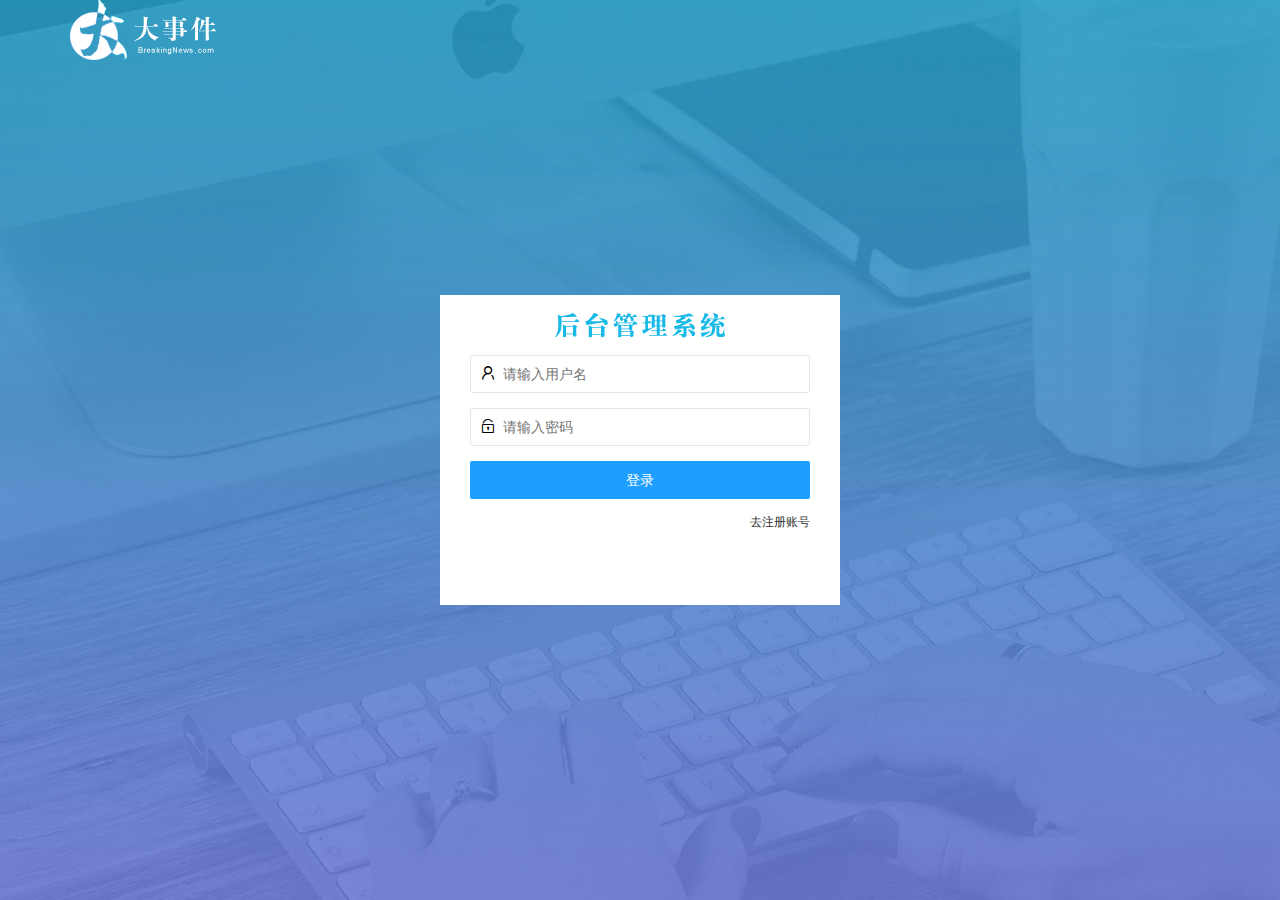
<file: login.html>
<!DOCTYPE html>
<html lang="en">
<head>
    <meta charset="UTF-8">
    <title>大事件-登录/注册</title>
    <link rel="stylesheet" href="./assets/css/login.css">
    <link rel="stylesheet" href="./assets/lib/layui/css/layui.css">
</head>
<body>
    <!--头部的logo区域-->
    <div class = "layui-main">
        <img src="./assets/images/logo.png" alt="">
    </div>

<!--    登录注册区域-->
    <div class="loginAndRegBox">
        <div class="title-box"></div>
<!--        登录的div-->
        <div class="login-box">
<!--            登陆的表单-->
            <form class="layui-form" id="form_login">
<!--                用户名-->
                <div class="layui-form-item">
                    <i class="layui-icon layui-icon-username"></i>
                    <input type="text" name="username" required  lay-verify="required" placeholder="请输入用户名" autocomplete="off" class="layui-input">
                </div>
<!--                密码-->
                <div class="layui-form-item">
                    <i class="layui-icon layui-icon-password"></i>
                    <input type="password" name="password" required  lay-verify="required|pwd" placeholder="请输入密码" autocomplete="off" class="layui-input">
                </div>
<!--                登录按钮-->
                <div class="layui-form-item">
<!--                    注意：表单提交按钮和普通按钮的区别就是lay-submit属性-->
                    <button class="layui-btn layui-btn-fluid layui-btn-normal" lay-submit >登录</button>
                </div>
                <div class="layui-form-item links">
                    <a href="javascript:;" id="link_reg">去注册账号</a>
                </div>
            </form>

        </div>
<!--        注册的div-->
        <div class="reg-box">
            <form class="layui-form" id="form_reg">
                <!--                用户名-->
                <div class="layui-form-item">
                    <i class="layui-icon layui-icon-username"></i>
                    <input type="text" name="username" required  lay-verify="required" placeholder="请输入用户名" autocomplete="off" class="layui-input">
                </div>
                <!--                密码-->
                <div class="layui-form-item">
                    <i class="layui-icon layui-icon-password"></i>
                    <input type="password" name="password" required  lay-verify="required|pwd" placeholder="请输入密码" autocomplete="off" class="layui-input" id="pw1">
                </div>
<!--                确认密码-->
                <div class="layui-form-item">
                    <i class="layui-icon layui-icon-password"></i>
                    <input type="password" name="password" required  lay-verify="required|pwd" placeholder="再次确认密码" autocomplete="off" class="layui-input" id="pw2">
                </div>
                <!--                登录按钮-->
                <div class="layui-form-item">
                    <!--                    注意：表单提交按钮和普通按钮的区别就是lay-submit属性-->
                    <button class="layui-btn layui-btn-fluid layui-btn-normal" lay-submit >注册</button>
                </div>
                <div class="layui-form-item links">
                    <a href="javascript:;" id="link_login">去登录</a>
                </div>
            </form>
        </div>
    </div>
<!--    导入layui的js文件-->
<!--    先导入layui，再导入自己的规则，这样我们可以使用layui中的一些规则-->
    <script src="assets/lib/layui/layui.all.js"></script>
<!--    导入jquery-->
    <script src="./assets/lib/jquery.js"></script>
<!--    导入自己封装的 baseAPI.js-->
    <script src="assets/js/baseAPI.js"></script>
<!--    导入自己的javascript脚本-->
    <script src="assets/js/login.js"></script>
</body>
</html>
</file>
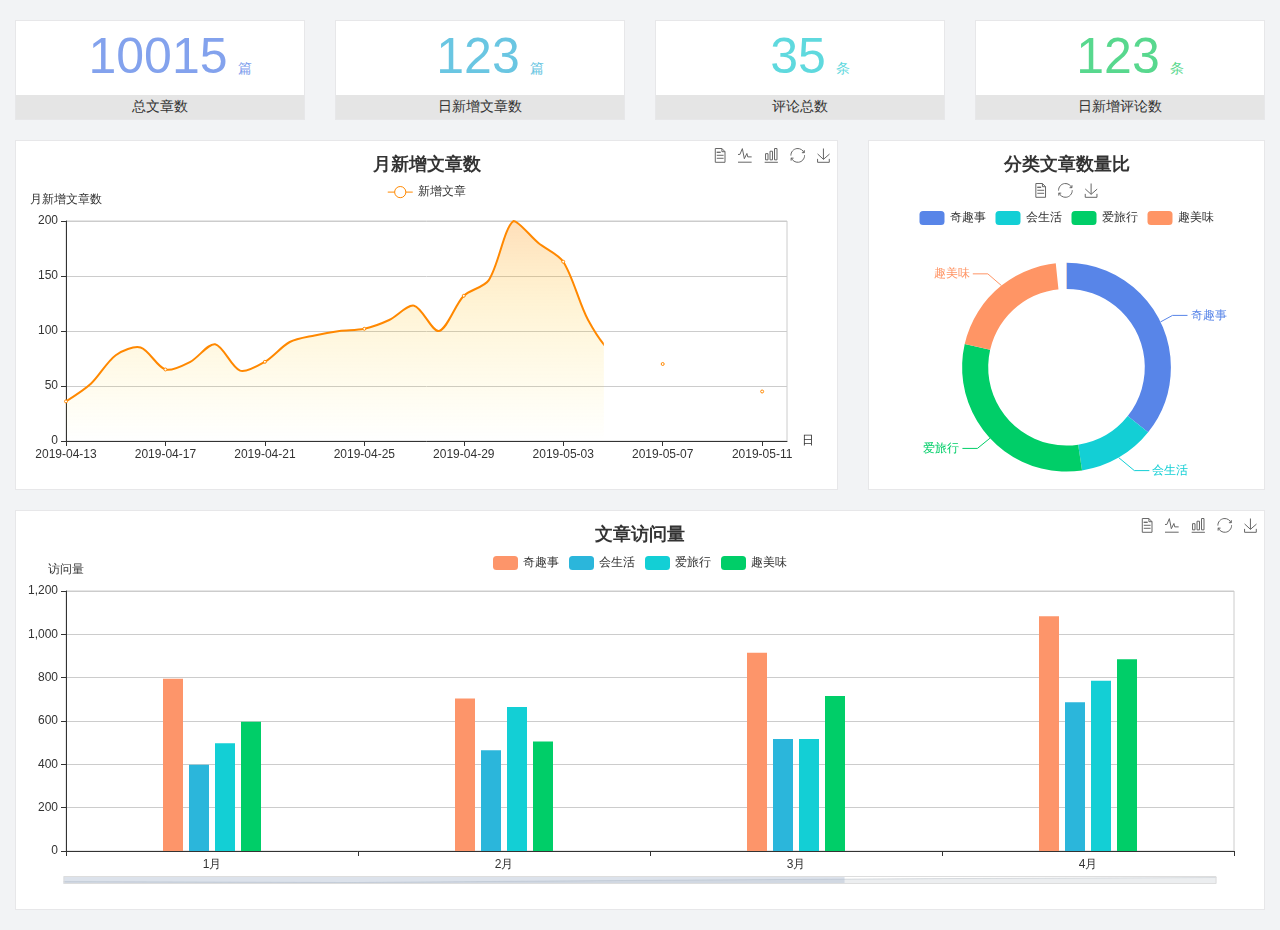
<file: home/dashboard.html>
<!DOCTYPE html>
<html lang="en">

<head>
  <meta charset="UTF-8">
  <meta name="viewport" content="width=device-width, initial-scale=1.0">
  <meta http-equiv="X-UA-Compatible" content="ie=edge">
  <title>图表统计</title>
  <link rel="stylesheet" href="../../assets/lib/bootstrap.css" />
  <link rel="stylesheet" href="../../assets/lib/main.css" />
  <script src="../../assets/lib/jquery.js"></script>
  <script type="text/javascript" src="../../assets/lib/echarts.min.js"></script>
</head>

<body>
  <div class="container-fluid">
    <div class="row spannel_list">
      <div class="col-sm-3 col-xs-6">
        <div class="spannel">
          <em>10015</em><span>篇</span>
          <b>总文章数</b>
        </div>
      </div>
      <div class="col-sm-3 col-xs-6">
        <div class="spannel scolor01">
          <em>123</em><span>篇</span>
          <b>日新增文章数</b>
        </div>
      </div>
      <div class="col-sm-3 col-xs-6">
        <div class="spannel scolor02">
          <em>35</em><span>条</span>
          <b>评论总数</b>
        </div>
      </div>
      <div class="col-sm-3 col-xs-6">
        <div class="spannel scolor03">
          <em>123</em><span>条</span>
          <b>日新增评论数</b>
        </div>
      </div>
    </div>
  </div>

  <div class="container-fluid">
    <div class="row curve-pie">
      <div class="col-lg-8 col-md-8">
        <div class="gragh_pannel" id="curve_show"></div>
      </div>
      <div class="col-lg-4 col-md-4">
        <div class="gragh_pannel" id="pie_show"></div>
      </div>
    </div>
  </div>

  <div class="container-fluid">
    <div class="column_pannel" id="column_show"></div>
  </div>

  <script>
    var oChart = echarts.init(document.getElementById('curve_show'));
    var aList_all = [
      { 'count': 36, 'date': '2019-04-13' },
      { 'count': 52, 'date': '2019-04-14' },
      { 'count': 78, 'date': '2019-04-15' },
      { 'count': 85, 'date': '2019-04-16' },
      { 'count': 65, 'date': '2019-04-17' },
      { 'count': 72, 'date': '2019-04-18' },
      { 'count': 88, 'date': '2019-04-19' },
      { 'count': 64, 'date': '2019-04-20' },
      { 'count': 72, 'date': '2019-04-21' },
      { 'count': 90, 'date': '2019-04-22' },
      { 'count': 96, 'date': '2019-04-23' },
      { 'count': 100, 'date': '2019-04-24' },
      { 'count': 102, 'date': '2019-04-25' },
      { 'count': 110, 'date': '2019-04-26' },
      { 'count': 123, 'date': '2019-04-27' },
      { 'count': 100, 'date': '2019-04-28' },
      { 'count': 132, 'date': '2019-04-29' },
      { 'count': 146, 'date': '2019-04-30' },
      { 'count': 200, 'date': '2019-05-01' },
      { 'count': 180, 'date': '2019-05-02' },
      { 'count': 163, 'date': '2019-05-03' },
      { 'count': 110, 'date': '2019-05-04' },
      { 'count': 80, 'date': '2019-05-05' },
      { 'count': 82, 'date': '2019-05-06' },
      { 'count': 70, 'date': '2019-05-07' },
      { 'count': 65, 'date': '2019-05-08' },
      { 'count': 54, 'date': '2019-05-09' },
      { 'count': 40, 'date': '2019-05-10' },
      { 'count': 45, 'date': '2019-05-11' },
      { 'count': 38, 'date': '2019-05-12' },
    ];

    let aCount = [];
    let aDate = [];

    for (var i = 0; i < aList_all.length; i++) {
      aCount.push(aList_all[i].count);
      aDate.push(aList_all[i].date);
    }

    var chartopt = {
      title: {
        text: '月新增文章数',
        left: 'center',
        top: '10'
      },
      tooltip: {
        trigger: 'axis'
      },
      legend: {
        data: ['新增文章'],
        top: '40'
      },
      toolbox: {
        show: true,
        feature: {
          mark: { show: true },
          dataView: { show: true, readOnly: false },
          magicType: { show: true, type: ['line', 'bar'] },
          restore: { show: true },
          saveAsImage: { show: true }
        }
      },
      calculable: true,
      xAxis: [
        {
          name: '日',
          type: 'category',
          boundaryGap: false,
          data: aDate
        }
      ],
      yAxis: [
        {
          name: '月新增文章数',
          type: 'value'
        }
      ],
      series: [
        {
          name: '新增文章',
          type: 'line',
          smooth: true,
          itemStyle: { normal: { areaStyle: { type: 'default' }, color: '#f80' }, lineStyle: { color: '#f80' } },
          data: aCount
        }],
      areaStyle: {
        normal: {
          color: new echarts.graphic.LinearGradient(0, 0, 0, 1, [{
            offset: 0,
            color: 'rgba(255,136,0,0.39)'
          }, {
            offset: .34,
            color: 'rgba(255,180,0,0.25)'
          }, {
            offset: 1,
            color: 'rgba(255,222,0,0.00)'
          }])

        }
      },
      grid: {
        show: true,
        x: 50,
        x2: 50,
        y: 80,
        height: 220
      }
    };

    oChart.setOption(chartopt);


    var oPie = echarts.init(document.getElementById('pie_show'));
    var oPieopt =
    {
      title: {
        top: 10,
        text: '分类文章数量比',
        x: 'center'
      },
      tooltip: {
        trigger: 'item',
        formatter: "{a} <br/>{b} : {c} ({d}%)"
      },
      color: ['#5885e8', '#13cfd5', '#00ce68', '#ff9565'],
      legend: {
        x: 'center',
        top: 65,
        data: ['奇趣事', '会生活', '爱旅行', '趣美味']
      },
      toolbox: {
        show: true,
        x: 'center',
        top: 35,
        feature: {
          mark: { show: true },
          dataView: { show: true, readOnly: false },
          magicType: {
            show: true,
            type: ['pie', 'funnel'],
            option: {
              funnel: {
                x: '25%',
                width: '50%',
                funnelAlign: 'left',
                max: 1548
              }
            }
          },
          restore: { show: true },
          saveAsImage: { show: true }
        }
      },
      calculable: true,
      series: [
        {
          name: '访问来源',
          type: 'pie',
          radius: ['45%', '60%'],
          center: ['50%', '65%'],
          data: [
            { value: 300, name: '奇趣事' },
            { value: 100, name: '会生活' },
            { value: 260, name: '爱旅行' },
            { value: 180, name: '趣美味' }
          ]
        }
      ]
    };
    oPie.setOption(oPieopt);



    var oColumn = this.echarts.init(document.getElementById('column_show'));
    var oColumnopt =
    {
      title: {
        text: '文章访问量',
        left: 'center',
        top: '10'
      },
      tooltip: {
        trigger: 'axis'
      },
      legend: {
        data: ['奇趣事', '会生活', '爱旅行', '趣美味'],
        top: '40'
      },
      toolbox: {
        show: true,
        feature: {
          mark: { show: true },
          dataView: { show: true, readOnly: false },
          magicType: { show: true, type: ['line', 'bar'] },
          restore: { show: true },
          saveAsImage: { show: true }
        }
      },
      calculable: true,
      xAxis: [
        {
          type: 'category',
          data: ['1月', '2月', '3月', '4月', '5月']
        }
      ],
      yAxis: [
        {
          name: '访问量',
          type: 'value'
        }
      ],
      series: [
        {
          name: '奇趣事',
          type: 'bar',
          barWidth: 20,
          itemStyle: {
            normal: { areaStyle: { type: 'default' }, color: '#fd956a' }
          },
          data: [800, 708, 920, 1090, 1200]
        },
        {
          name: '会生活',
          type: 'bar',
          barWidth: 20,
          itemStyle: {
            normal: { areaStyle: { type: 'default' }, color: '#2bb6db' }
          },
          data: [400, 468, 520, 690, 800]
        },
        {
          name: '爱旅行',
          type: 'bar',
          barWidth: 20,
          itemStyle: {
            normal: { areaStyle: { type: 'default' }, color: '#13cfd5' }
          },
          data: [500, 668, 520, 790, 900]
        },
        {
          name: '趣美味',
          type: 'bar',
          barWidth: 20,
          itemStyle: {
            normal: { areaStyle: { type: 'default' }, color: '#00ce68' }
          },
          data: [600, 508, 720, 890, 1000]
        }
      ],
      grid: {
        show: true,
        x: 50,
        x2: 30,
        y: 80,
        height: 260
      },
      dataZoom: [//给x轴设置滚动条
        {
          start: 0,//默认为0
          end: 100 - 1000 / 31,//默认为100
          type: 'slider',
          show: true,
          xAxisIndex: [0],
          handleSize: 0,//滑动条的 左右2个滑动条的大小
          height: 8,//组件高度
          left: 45, //左边的距离
          right: 50,//右边的距离
          bottom: 26,//右边的距离
          handleColor: '#ddd',//h滑动图标的颜色
          handleStyle: {
            borderColor: "#cacaca",
            borderWidth: "1",
            shadowBlur: 2,
            background: "#ddd",
            shadowColor: "#ddd",
          }
        }]
    };
    oColumn.setOption(oColumnopt);
  </script>
</body>

</html>
</file>
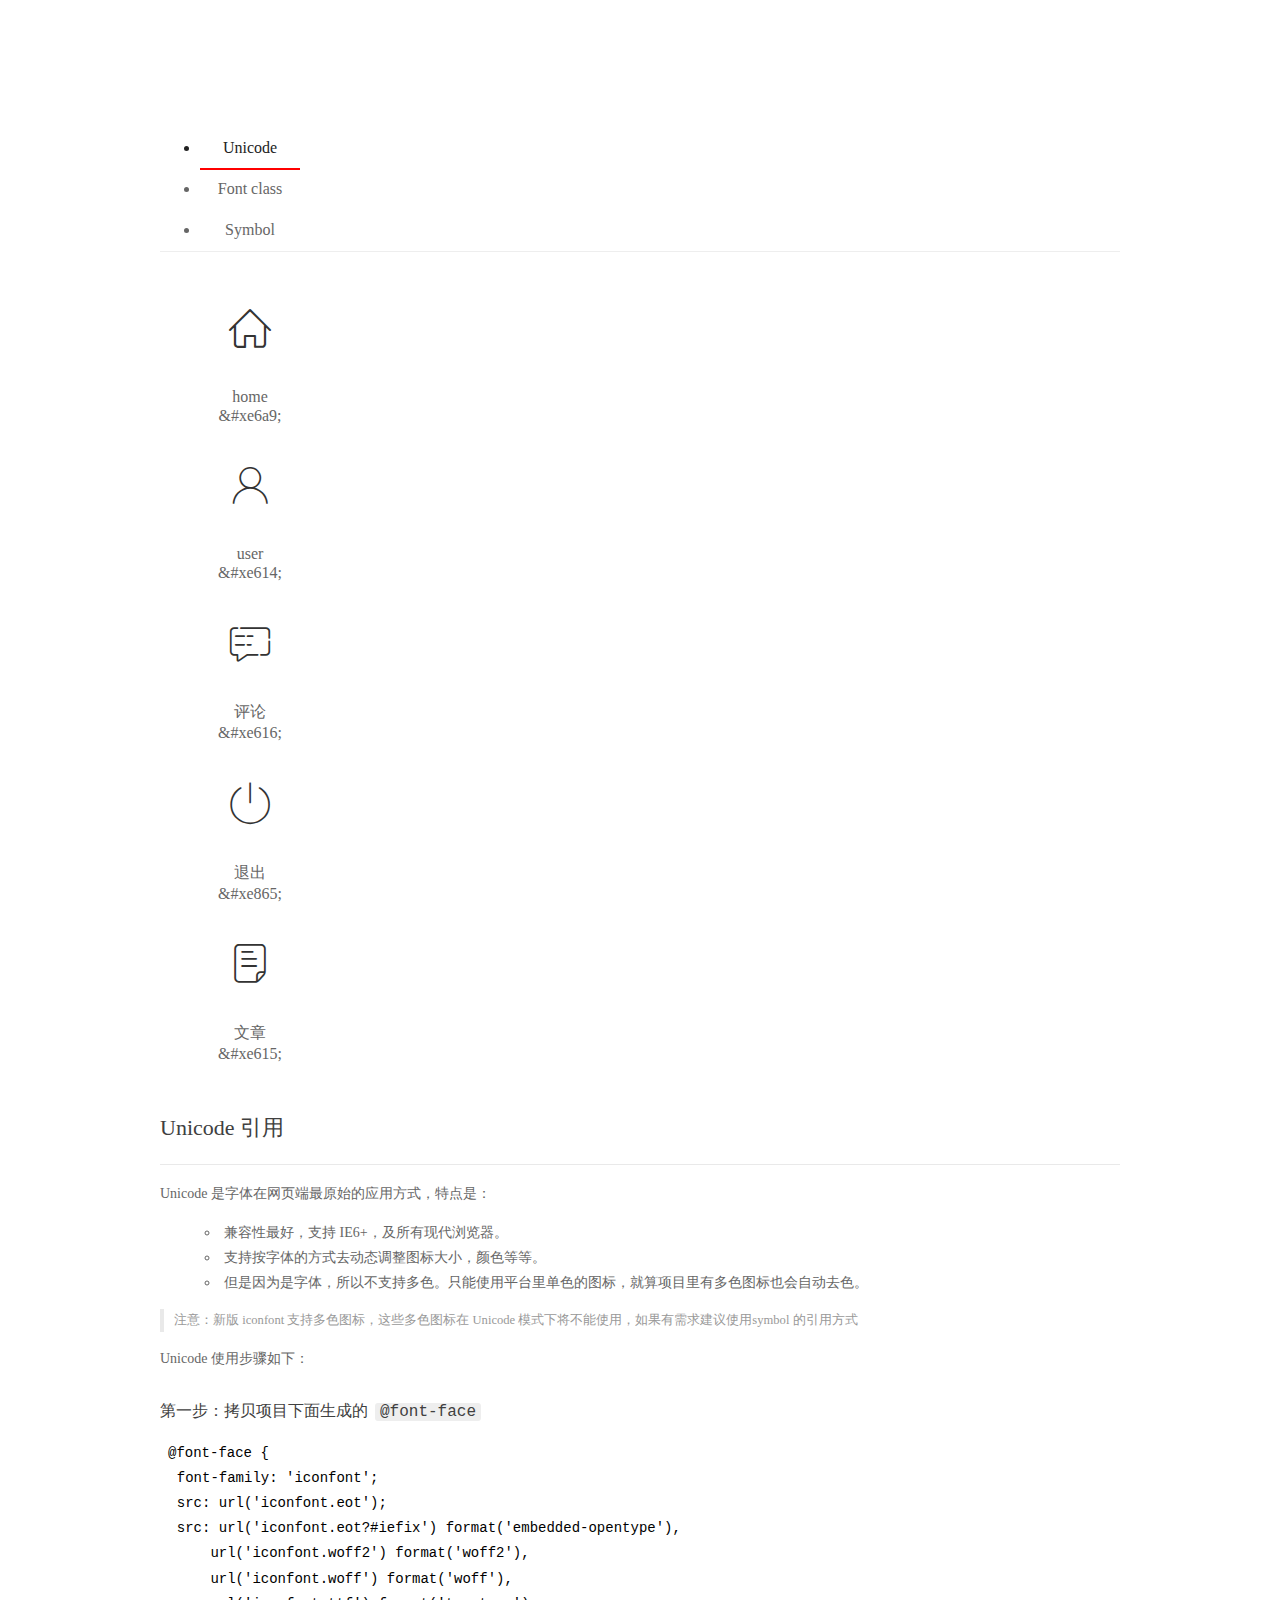
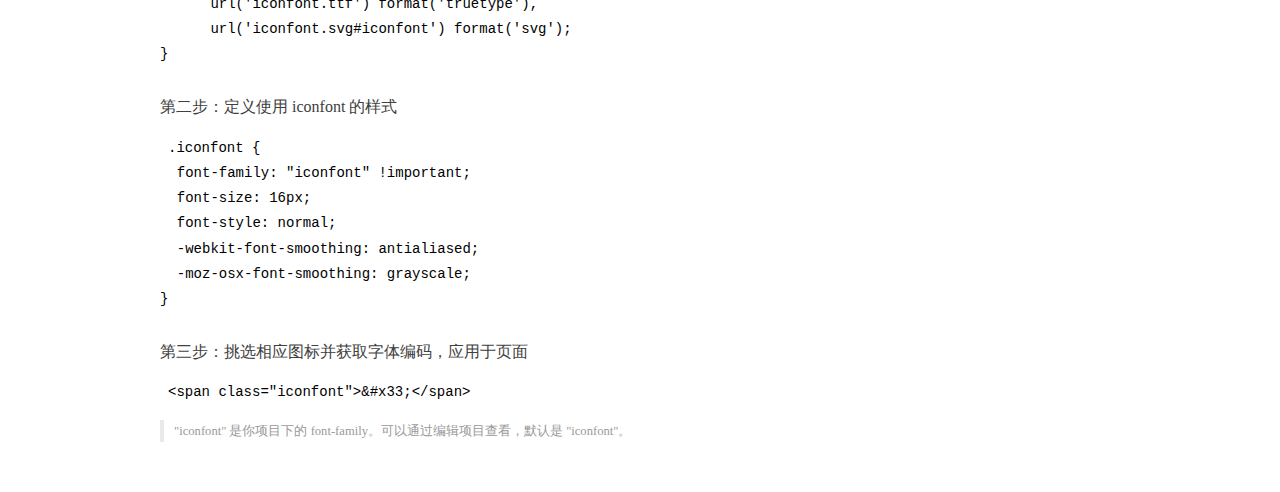
<file: assets/fonts/demo_index.html>
<!DOCTYPE html>
<html>
<head>
  <meta charset="utf-8"/>
  <title>IconFont Demo</title>
  <link rel="shortcut icon" href="https://gtms04.alicdn.com/tps/i4/TB1_oz6GVXXXXaFXpXXJDFnIXXX-64-64.ico" type="image/x-icon"/>
  <link rel="stylesheet" href="https://g.alicdn.com/thx/cube/1.3.2/cube.min.css">
  <link rel="stylesheet" href="demo.css">
  <link rel="stylesheet" href="iconfont.css">
  <script src="iconfont.js"></script>
  <!-- jQuery -->
  <script src="https://a1.alicdn.com/oss/uploads/2018/12/26/7bfddb60-08e8-11e9-9b04-53e73bb6408b.js"></script>
  <!-- 代码高亮 -->
  <script src="https://a1.alicdn.com/oss/uploads/2018/12/26/a3f714d0-08e6-11e9-8a15-ebf944d7534c.js"></script>
</head>
<body>
  <div class="main">
    <h1 class="logo"><a href="https://www.iconfont.cn/" title="iconfont 首页" target="_blank">&#xe86b;</a></h1>
    <div class="nav-tabs">
      <ul id="tabs" class="dib-box">
        <li class="dib active"><span>Unicode</span></li>
        <li class="dib"><span>Font class</span></li>
        <li class="dib"><span>Symbol</span></li>
      </ul>
      
    </div>
    <div class="tab-container">
      <div class="content unicode" style="display: block;">
          <ul class="icon_lists dib-box">
          
            <li class="dib">
              <span class="icon iconfont">&#xe6a9;</span>
                <div class="name">home</div>
                <div class="code-name">&amp;#xe6a9;</div>
              </li>
          
            <li class="dib">
              <span class="icon iconfont">&#xe614;</span>
                <div class="name">user</div>
                <div class="code-name">&amp;#xe614;</div>
              </li>
          
            <li class="dib">
              <span class="icon iconfont">&#xe616;</span>
                <div class="name">评论</div>
                <div class="code-name">&amp;#xe616;</div>
              </li>
          
            <li class="dib">
              <span class="icon iconfont">&#xe865;</span>
                <div class="name">退出</div>
                <div class="code-name">&amp;#xe865;</div>
              </li>
          
            <li class="dib">
              <span class="icon iconfont">&#xe615;</span>
                <div class="name">文章</div>
                <div class="code-name">&amp;#xe615;</div>
              </li>
          
          </ul>
          <div class="article markdown">
          <h2 id="unicode-">Unicode 引用</h2>
          <hr>

          <p>Unicode 是字体在网页端最原始的应用方式，特点是：</p>
          <ul>
            <li>兼容性最好，支持 IE6+，及所有现代浏览器。</li>
            <li>支持按字体的方式去动态调整图标大小，颜色等等。</li>
            <li>但是因为是字体，所以不支持多色。只能使用平台里单色的图标，就算项目里有多色图标也会自动去色。</li>
          </ul>
          <blockquote>
            <p>注意：新版 iconfont 支持多色图标，这些多色图标在 Unicode 模式下将不能使用，如果有需求建议使用symbol 的引用方式</p>
          </blockquote>
          <p>Unicode 使用步骤如下：</p>
          <h3 id="-font-face">第一步：拷贝项目下面生成的 <code>@font-face</code></h3>
<pre><code class="language-css"
>@font-face {
  font-family: 'iconfont';
  src: url('iconfont.eot');
  src: url('iconfont.eot?#iefix') format('embedded-opentype'),
      url('iconfont.woff2') format('woff2'),
      url('iconfont.woff') format('woff'),
      url('iconfont.ttf') format('truetype'),
      url('iconfont.svg#iconfont') format('svg');
}
</code></pre>
          <h3 id="-iconfont-">第二步：定义使用 iconfont 的样式</h3>
<pre><code class="language-css"
>.iconfont {
  font-family: "iconfont" !important;
  font-size: 16px;
  font-style: normal;
  -webkit-font-smoothing: antialiased;
  -moz-osx-font-smoothing: grayscale;
}
</code></pre>
          <h3 id="-">第三步：挑选相应图标并获取字体编码，应用于页面</h3>
<pre>
<code class="language-html"
>&lt;span class="iconfont"&gt;&amp;#x33;&lt;/span&gt;
</code></pre>
          <blockquote>
            <p>"iconfont" 是你项目下的 font-family。可以通过编辑项目查看，默认是 "iconfont"。</p>
          </blockquote>
          </div>
      </div>
      <div class="content font-class">
        <ul class="icon_lists dib-box">
          
          <li class="dib">
            <span class="icon iconfont icon-home"></span>
            <div class="name">
              home
            </div>
            <div class="code-name">.icon-home
            </div>
          </li>
          
          <li class="dib">
            <span class="icon iconfont icon-user"></span>
            <div class="name">
              user
            </div>
            <div class="code-name">.icon-user
            </div>
          </li>
          
          <li class="dib">
            <span class="icon iconfont icon-pinglun"></span>
            <div class="name">
              评论
            </div>
            <div class="code-name">.icon-pinglun
            </div>
          </li>
          
          <li class="dib">
            <span class="icon iconfont icon-tuichu"></span>
            <div class="name">
              退出
            </div>
            <div class="code-name">.icon-tuichu
            </div>
          </li>
          
          <li class="dib">
            <span class="icon iconfont icon-16"></span>
            <div class="name">
              文章
            </div>
            <div class="code-name">.icon-16
            </div>
          </li>
          
        </ul>
        <div class="article markdown">
        <h2 id="font-class-">font-class 引用</h2>
        <hr>

        <p>font-class 是 Unicode 使用方式的一种变种，主要是解决 Unicode 书写不直观，语意不明确的问题。</p>
        <p>与 Unicode 使用方式相比，具有如下特点：</p>
        <ul>
          <li>兼容性良好，支持 IE8+，及所有现代浏览器。</li>
          <li>相比于 Unicode 语意明确，书写更直观。可以很容易分辨这个 icon 是什么。</li>
          <li>因为使用 class 来定义图标，所以当要替换图标时，只需要修改 class 里面的 Unicode 引用。</li>
          <li>不过因为本质上还是使用的字体，所以多色图标还是不支持的。</li>
        </ul>
        <p>使用步骤如下：</p>
        <h3 id="-fontclass-">第一步：引入项目下面生成的 fontclass 代码：</h3>
<pre><code class="language-html">&lt;link rel="stylesheet" href="./iconfont.css"&gt;
</code></pre>
        <h3 id="-">第二步：挑选相应图标并获取类名，应用于页面：</h3>
<pre><code class="language-html">&lt;span class="iconfont icon-xxx"&gt;&lt;/span&gt;
</code></pre>
        <blockquote>
          <p>"
            iconfont" 是你项目下的 font-family。可以通过编辑项目查看，默认是 "iconfont"。</p>
        </blockquote>
      </div>
      </div>
      <div class="content symbol">
          <ul class="icon_lists dib-box">
          
            <li class="dib">
                <svg class="icon svg-icon" aria-hidden="true">
                  <use xlink:href="#icon-home"></use>
                </svg>
                <div class="name">home</div>
                <div class="code-name">#icon-home</div>
            </li>
          
            <li class="dib">
                <svg class="icon svg-icon" aria-hidden="true">
                  <use xlink:href="#icon-user"></use>
                </svg>
                <div class="name">user</div>
                <div class="code-name">#icon-user</div>
            </li>
          
            <li class="dib">
                <svg class="icon svg-icon" aria-hidden="true">
                  <use xlink:href="#icon-pinglun"></use>
                </svg>
                <div class="name">评论</div>
                <div class="code-name">#icon-pinglun</div>
            </li>
          
            <li class="dib">
                <svg class="icon svg-icon" aria-hidden="true">
                  <use xlink:href="#icon-tuichu"></use>
                </svg>
                <div class="name">退出</div>
                <div class="code-name">#icon-tuichu</div>
            </li>
          
            <li class="dib">
                <svg class="icon svg-icon" aria-hidden="true">
                  <use xlink:href="#icon-16"></use>
                </svg>
                <div class="name">文章</div>
                <div class="code-name">#icon-16</div>
            </li>
          
          </ul>
          <div class="article markdown">
          <h2 id="symbol-">Symbol 引用</h2>
          <hr>

          <p>这是一种全新的使用方式，应该说这才是未来的主流，也是平台目前推荐的用法。相关介绍可以参考这篇<a href="">文章</a>
            这种用法其实是做了一个 SVG 的集合，与另外两种相比具有如下特点：</p>
          <ul>
            <li>支持多色图标了，不再受单色限制。</li>
            <li>通过一些技巧，支持像字体那样，通过 <code>font-size</code>, <code>color</code> 来调整样式。</li>
            <li>兼容性较差，支持 IE9+，及现代浏览器。</li>
            <li>浏览器渲染 SVG 的性能一般，还不如 png。</li>
          </ul>
          <p>使用步骤如下：</p>
          <h3 id="-symbol-">第一步：引入项目下面生成的 symbol 代码：</h3>
<pre><code class="language-html">&lt;script src="./iconfont.js"&gt;&lt;/script&gt;
</code></pre>
          <h3 id="-css-">第二步：加入通用 CSS 代码（引入一次就行）：</h3>
<pre><code class="language-html">&lt;style&gt;
.icon {
  width: 1em;
  height: 1em;
  vertical-align: -0.15em;
  fill: currentColor;
  overflow: hidden;
}
&lt;/style&gt;
</code></pre>
          <h3 id="-">第三步：挑选相应图标并获取类名，应用于页面：</h3>
<pre><code class="language-html">&lt;svg class="icon" aria-hidden="true"&gt;
  &lt;use xlink:href="#icon-xxx"&gt;&lt;/use&gt;
&lt;/svg&gt;
</code></pre>
          </div>
      </div>

    </div>
  </div>
  <script>
  $(document).ready(function () {
      $('.tab-container .content:first').show()

      $('#tabs li').click(function (e) {
        var tabContent = $('.tab-container .content')
        var index = $(this).index()

        if ($(this).hasClass('active')) {
          return
        } else {
          $('#tabs li').removeClass('active')
          $(this).addClass('active')

          tabContent.hide().eq(index).fadeIn()
        }
      })
    })
  </script>
</body>
</html>
</file>
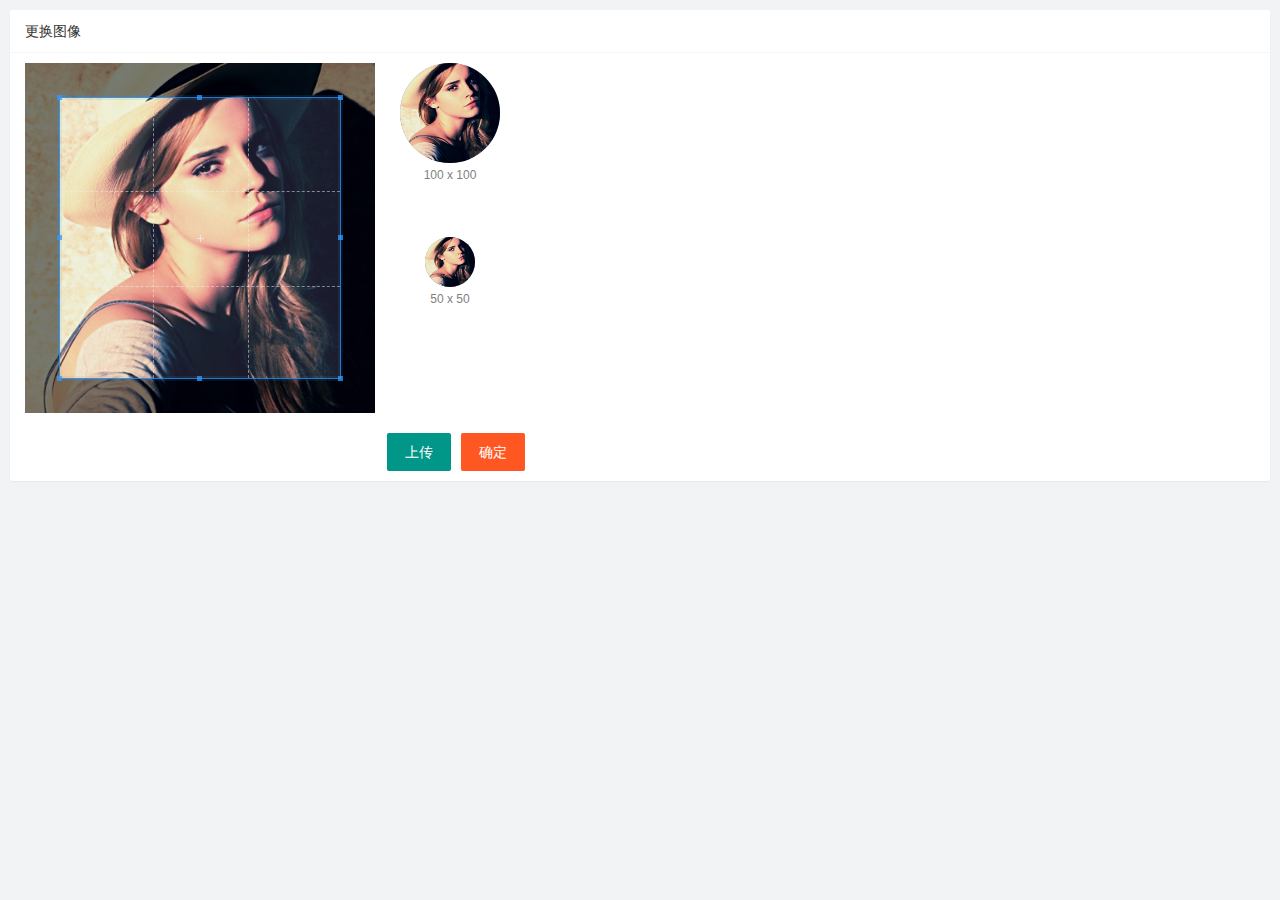
<file: assets/uesr/user_avatar.html>
<!DOCTYPE html>
<html lang="en">
<head>
    <meta charset="UTF-8">
    <title>Title</title>
    <link rel="stylesheet" href="../lib/layui/css/layui.css">
    <link rel="stylesheet" href="../lib/cropper/cropper.css" />
    <link rel="stylesheet" href="../css/user/user_avatar.css">
</head>
<body>
    <div class="layui-card">
        <div class="layui-card-header">更换图像</div>
        <div class="layui-card-body">
            <!-- 第一行的图片裁剪和预览区域 -->
            <div class="row1">
                <!-- 图片裁剪区域 -->
                <div class="cropper-box">
                    <!-- 这个 img 标签很重要，将来会把它初始化为裁剪区域 -->
                    <img id="image" src="../images/sample.jpg" />
                </div>
                <!-- 图片的预览区域 -->
                <div class="preview-box">
                    <div>
                        <!-- 宽高为 100px 的预览区域 -->
                        <div class="img-preview w100"></div>
                        <p class="size">100 x 100</p>
                    </div>
                    <div>
                        <!-- 宽高为 50px 的预览区域 -->
                        <div class="img-preview w50"></div>
                        <p class="size">50 x 50</p>
                    </div>
                </div>
            </div>

            <!-- 第二行的按钮区域 -->
            <div class="row2">
<!--                通过accept 属性，可以指定，允许用户选择什么类型的文件-->
                <input type="file" id="file" accept="image/png,image/jpeg">
                <button type="button" class="layui-btn" id="upper">上传</button>
                <button type="button" class="layui-btn layui-btn-danger" id="btnUpload">确定</button>
            </div>
        </div>
    </div>






<!--    导入 jquery 文件-->
    <script src="../lib/jquery.js"></script>
    <script src="../lib/cropper/Cropper.js"></script>
    <script src="../lib/cropper/jquery-cropper.js"></script>
<!--    导入layui文件-->
    <script src="../lib/layui/layui.all.js"></script>
<!--    导入配置路径文件 baseAPI 文件-->
    <script src="../js/baseAPI.js"></script>
<!--    导入自己的 user_avatar.js 文件-->
    <script src="../js/user/user_avatar.js"></script>
</body>
</html>
</file>
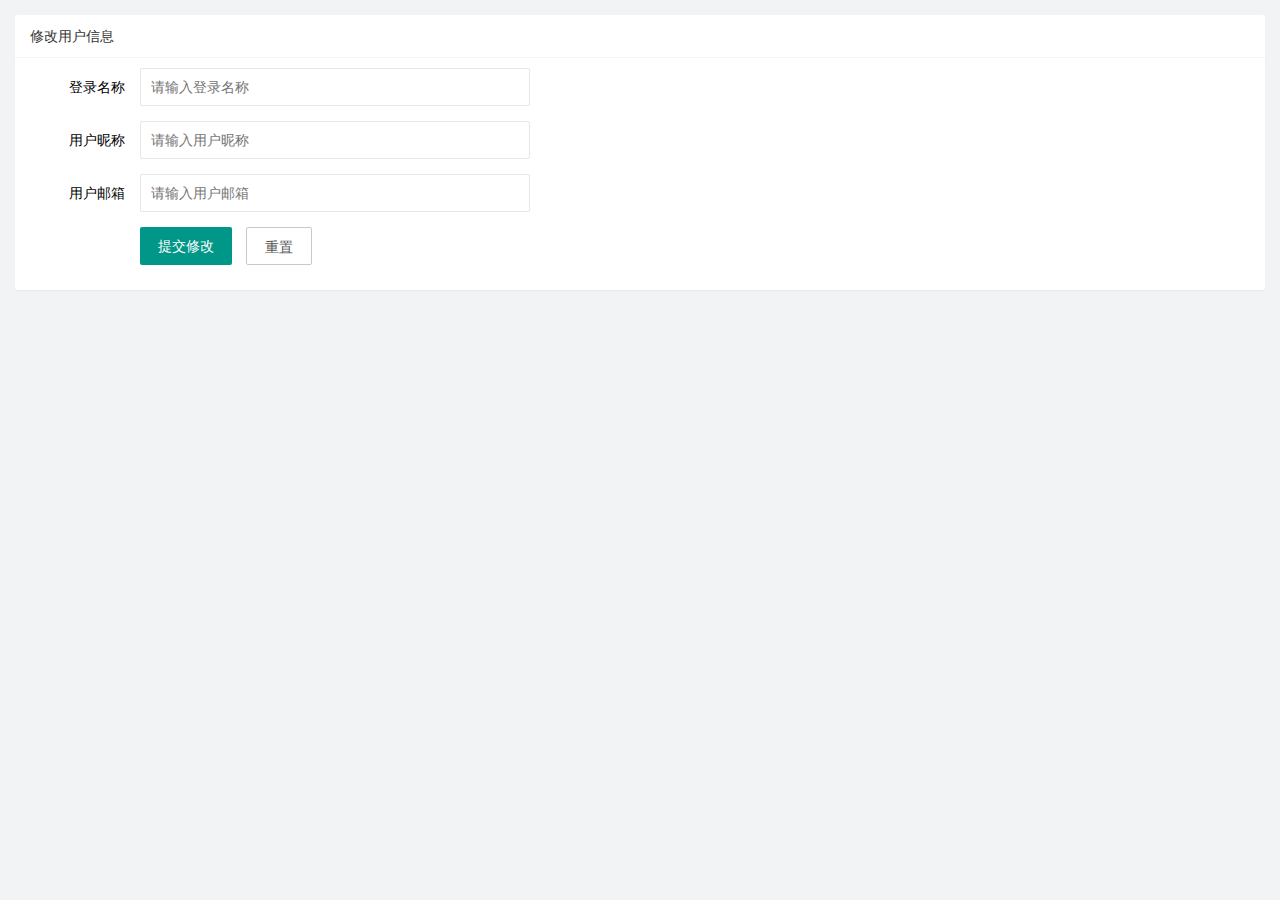
<file: assets/uesr/user_info.html>
<!DOCTYPE html>
<html lang="en">
<head>
    <meta charset="UTF-8">
    <title>Title</title>
<!--    先导入第三方的样式，再导入自己的样式，因为自己的样式有可能要覆盖第三方的样式-->
<!--    导入layui 的样式-->
    <link rel="stylesheet" href="../lib/layui/css/layui.css">
<!--    导入自己的样式-->
    <link rel="stylesheet" href="../css/user/user.css">
</head>
<body>
<!--    卡片区域-->
    <div class="layui-card">
        <div class="layui-card-header">修改用户信息</div>
        <div class="layui-card-body">
<!--            form表单区域-->
            <form class="layui-form" lay-filter="formUserInfo">
<!--            这是隐藏域，在html中不可见-->
                <input type="hidden" name="id">
                <div class="layui-form-item">
                    <label class="layui-form-label">登录名称</label>
                    <div class="layui-input-block">
                        <input type="text" name="username" required  lay-verify="required" placeholder="请输入登录名称" autocomplete="off" class="layui-input"  readonly>
                    </div>
                </div>
                <div class="layui-form-item">
                    <label class="layui-form-label">用户昵称</label>
                    <div class="layui-input-block">
                        <input type="text" name="nickname" required  lay-verify="required | nickname" placeholder="请输入用户昵称" autocomplete="off" class="layui-input">
                    </div>
                </div>
                <div class="layui-form-item">
                    <label class="layui-form-label">用户邮箱</label>
                    <div class="layui-input-block">
                        <input type="text" name="email" required  lay-verify="required | email" placeholder="请输入用户邮箱" autocomplete="off" class="layui-input">
                    </div>
                </div>
                <div class="layui-form-item">
                    <div class="layui-input-block">
                        <button class="layui-btn" lay-submit lay-filter="formDemo">提交修改</button>
                        <button type="reset" class="layui-btn layui-btn-primary" id="btnReset">重置</button>
                    </div>
                </div>
            </form>
        </div>
    </div>
<!--    导入layui 的 js-->
    <script src="../lib/layui/layui.all.js"></script>
<!--    导入 jquery-->
    <script src="../lib/jquery.js"></script>
<!--    导入 baseAPI 文件-->
    <script src="../js/baseAPI.js"></script>
<!--    导入自己的 js-->
    <script src="../js/user/user_info.js"></script>
</body>
</html>
</file>
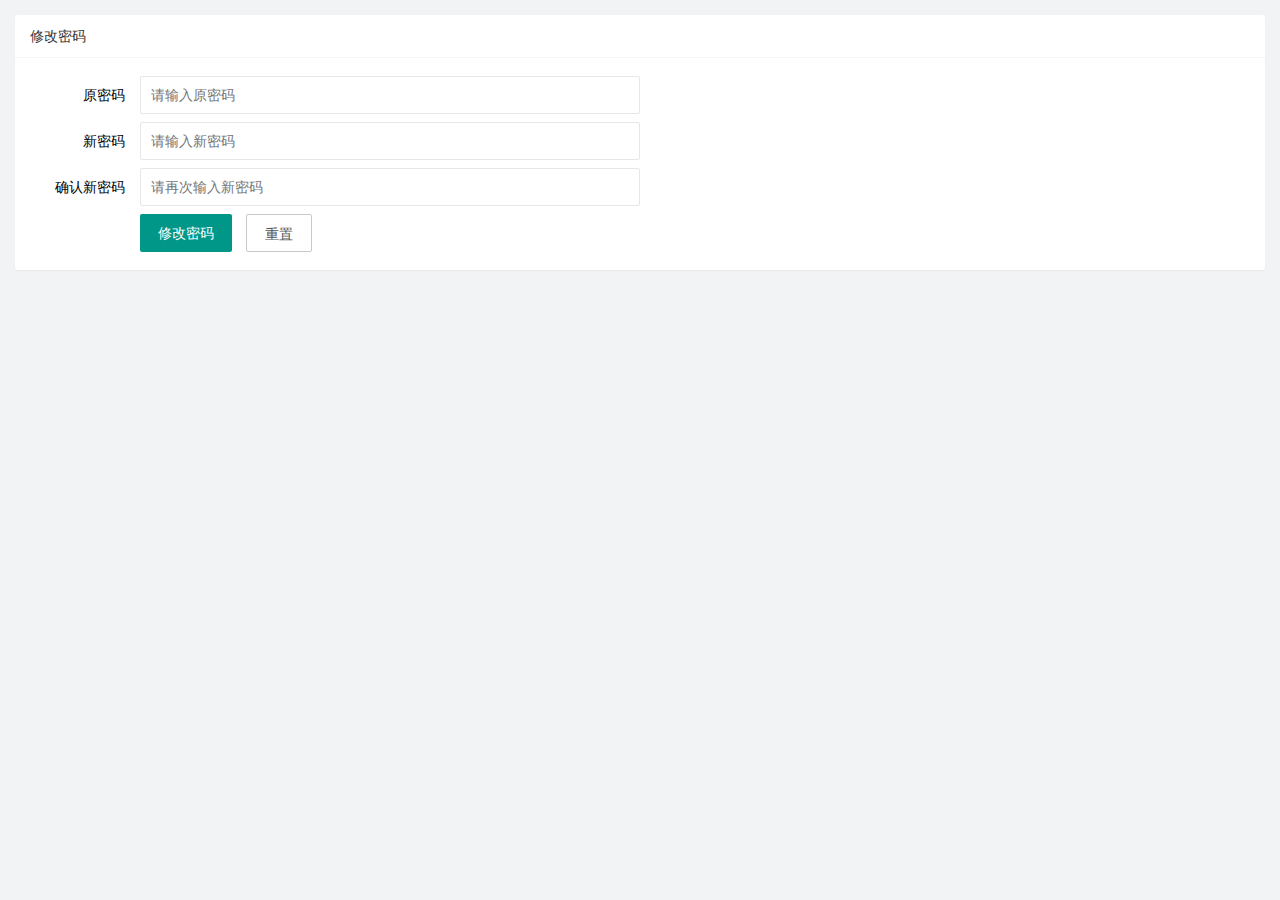
<file: assets/uesr/user_pwd.html>
<!DOCTYPE html>
<html lang="en">
<head>
    <meta charset="UTF-8">
    <title>Title</title>
    <link rel="stylesheet" href="../lib/layui/css/layui.css">
    <link rel="stylesheet" href="../css/user/user_pwd.css">
</head>
<body>
<!--    卡片-->
    <div class="layui-card">
        <div class="layui-card-header">修改密码</div>
        <div class="layui-card-body">
            <form class="layui-form" action="">
                <div class="layui-form-item">
                    <label class="layui-form-label">原密码</label>
                    <div class="layui-input-block">
                        <input type="text" name="oldPwd" required  lay-verify="required|pwd" placeholder="请输入原密码" autocomplete="off" class="layui-input">
                    </div>
                </div>
                <div class="layui-form-item">
                    <label class="layui-form-label">新密码</label>
                    <div class="layui-input-block">
                        <input type="text" name="newPwd" required  lay-verify="required|pwd|samePwd" placeholder="请输入新密码" autocomplete="off" class="layui-input">
                    </div>
                </div>
                <div class="layui-form-item">
                    <label class="layui-form-label">确认新密码</label>
                    <div class="layui-input-block">
                        <input type="text" name="rePwd" required  lay-verify="required|pwd|rePwd" placeholder="请再次输入新密码" autocomplete="off" class="layui-input">
                    </div>
                </div>


                <div class="layui-form-item">
                    <div class="layui-input-block">
                        <button class="layui-btn" lay-submit lay-filter="formDemo">修改密码</button>
                        <button type="reset" class="layui-btn layui-btn-primary">重置</button>
                    </div>
                </div>
            </form>
        </div>
    </div>
<!--    导入 layui 的 js-->
    <script src="../lib/layui/layui.all.js"></script>
<!--    导入 jquery -->
    <script src="../lib/jquery.js"></script>
<!--    导入 baseAPI-->
    <script src="../js/baseAPI.js"></script>
<!--    导入自己的 user_pwd.js 文件-->
    <script src="../js/user/user_pwd.js"></script>
</body>
</html>
</file>
<file: assets/css/login.css>
html,
body {
    margin: 0;
    padding: 0;
    height: 100%;
    width: 100%;
    background: url("../images/login_bg.jpg") no-repeat center;
    background-size: cover;   /*background-size 属性规定背景图像的尺寸。   cover 把背景图像扩展至足够大，以使背景图像完全覆盖背景区域。背景图像的某些部分也许无法显示在背景定位区域中。*/
}
/*===================   登录注册区域开始   ==========*/
.loginAndRegBox {
    position: absolute;
    width: 400px;
    height: 310px;
    background-color: #FFFFFF;
    top: 50%;
    left: 50%;
    transform: translate(-50%, -50%);
}
.title-box {
    height: 60px;
    background: url("../images/login_title.png") no-repeat center;

}
.reg-box {
    display: none;
}
.layui-form {
    padding: 0 30px;
}
.links {
    display: flex;
    justify-content: flex-end;
}
.links a {
    font-size: 12px;
}
.layui-form-item {
    position: relative;
}

.layui-icon {
    position: absolute;
    top: 10px;
    left: 10px;
}
.layui-form-item .layui-input {
    padding-left: 32px;
}


/*===================   登录注册区域结束   ==========*/
</file>
<file: assets/lib/layui/css/layui.css>
/** layui-v2.5.5 MIT License By https://www.layui.com */
 .layui-inline,img{display:inline-block;vertical-align:middle}h1,h2,h3,h4,h5,h6{font-weight:400}.layui-edge,.layui-header,.layui-inline,.layui-main{position:relative}.layui-body,.layui-edge,.layui-elip{overflow:hidden}.layui-btn,.layui-edge,.layui-inline,img{vertical-align:middle}.layui-btn,.layui-disabled,.layui-icon,.layui-unselect{-moz-user-select:none;-webkit-user-select:none;-ms-user-select:none}.layui-elip,.layui-form-checkbox span,.layui-form-pane .layui-form-label{text-overflow:ellipsis;white-space:nowrap}.layui-breadcrumb,.layui-tree-btnGroup{visibility:hidden}blockquote,body,button,dd,div,dl,dt,form,h1,h2,h3,h4,h5,h6,input,li,ol,p,pre,td,textarea,th,ul{margin:0;padding:0;-webkit-tap-highlight-color:rgba(0,0,0,0)}a:active,a:hover{outline:0}img{border:none}li{list-style:none}table{border-collapse:collapse;border-spacing:0}h4,h5,h6{font-size:100%}button,input,optgroup,option,select,textarea{font-family:inherit;font-size:inherit;font-style:inherit;font-weight:inherit;outline:0}pre{white-space:pre-wrap;white-space:-moz-pre-wrap;white-space:-pre-wrap;white-space:-o-pre-wrap;word-wrap:break-word}body{line-height:24px;font:14px Helvetica Neue,Helvetica,PingFang SC,Tahoma,Arial,sans-serif}hr{height:1px;margin:10px 0;border:0;clear:both}a{color:#333;text-decoration:none}a:hover{color:#777}a cite{font-style:normal;*cursor:pointer}.layui-border-box,.layui-border-box *{box-sizing:border-box}.layui-box,.layui-box *{box-sizing:content-box}.layui-clear{clear:both;*zoom:1}.layui-clear:after{content:'\20';clear:both;*zoom:1;display:block;height:0}.layui-inline{*display:inline;*zoom:1}.layui-edge{display:inline-block;width:0;height:0;border-width:6px;border-style:dashed;border-color:transparent}.layui-edge-top{top:-4px;border-bottom-color:#999;border-bottom-style:solid}.layui-edge-right{border-left-color:#999;border-left-style:solid}.layui-edge-bottom{top:2px;border-top-color:#999;border-top-style:solid}.layui-edge-left{border-right-color:#999;border-right-style:solid}.layui-disabled,.layui-disabled:hover{color:#d2d2d2!important;cursor:not-allowed!important}.layui-circle{border-radius:100%}.layui-show{display:block!important}.layui-hide{display:none!important}@font-face{font-family:layui-icon;src:url(../font/iconfont.eot?v=250);src:url(../font/iconfont.eot?v=250#iefix) format('embedded-opentype'),url(../font/iconfont.woff2?v=250) format('woff2'),url(../font/iconfont.woff?v=250) format('woff'),url(../font/iconfont.ttf?v=250) format('truetype'),url(../font/iconfont.svg?v=250#layui-icon) format('svg')}.layui-icon{font-family:layui-icon!important;font-size:16px;font-style:normal;-webkit-font-smoothing:antialiased;-moz-osx-font-smoothing:grayscale}.layui-icon-reply-fill:before{content:"\e611"}.layui-icon-set-fill:before{content:"\e614"}.layui-icon-menu-fill:before{content:"\e60f"}.layui-icon-search:before{content:"\e615"}.layui-icon-share:before{content:"\e641"}.layui-icon-set-sm:before{content:"\e620"}.layui-icon-engine:before{content:"\e628"}.layui-icon-close:before{content:"\1006"}.layui-icon-close-fill:before{content:"\1007"}.layui-icon-chart-screen:before{content:"\e629"}.layui-icon-star:before{content:"\e600"}.layui-icon-circle-dot:before{content:"\e617"}.layui-icon-chat:before{content:"\e606"}.layui-icon-release:before{content:"\e609"}.layui-icon-list:before{content:"\e60a"}.layui-icon-chart:before{content:"\e62c"}.layui-icon-ok-circle:before{content:"\1005"}.layui-icon-layim-theme:before{content:"\e61b"}.layui-icon-table:before{content:"\e62d"}.layui-icon-right:before{content:"\e602"}.layui-icon-left:before{content:"\e603"}.layui-icon-cart-simple:before{content:"\e698"}.layui-icon-face-cry:before{content:"\e69c"}.layui-icon-face-smile:before{content:"\e6af"}.layui-icon-survey:before{content:"\e6b2"}.layui-icon-tree:before{content:"\e62e"}.layui-icon-upload-circle:before{content:"\e62f"}.layui-icon-add-circle:before{content:"\e61f"}.layui-icon-download-circle:before{content:"\e601"}.layui-icon-templeate-1:before{content:"\e630"}.layui-icon-util:before{content:"\e631"}.layui-icon-face-surprised:before{content:"\e664"}.layui-icon-edit:before{content:"\e642"}.layui-icon-speaker:before{content:"\e645"}.layui-icon-down:before{content:"\e61a"}.layui-icon-file:before{content:"\e621"}.layui-icon-layouts:before{content:"\e632"}.layui-icon-rate-half:before{content:"\e6c9"}.layui-icon-add-circle-fine:before{content:"\e608"}.layui-icon-prev-circle:before{content:"\e633"}.layui-icon-read:before{content:"\e705"}.layui-icon-404:before{content:"\e61c"}.layui-icon-carousel:before{content:"\e634"}.layui-icon-help:before{content:"\e607"}.layui-icon-code-circle:before{content:"\e635"}.layui-icon-water:before{content:"\e636"}.layui-icon-username:before{content:"\e66f"}.layui-icon-find-fill:before{content:"\e670"}.layui-icon-about:before{content:"\e60b"}.layui-icon-location:before{content:"\e715"}.layui-icon-up:before{content:"\e619"}.layui-icon-pause:before{content:"\e651"}.layui-icon-date:before{content:"\e637"}.layui-icon-layim-uploadfile:before{content:"\e61d"}.layui-icon-delete:before{content:"\e640"}.layui-icon-play:before{content:"\e652"}.layui-icon-top:before{content:"\e604"}.layui-icon-friends:before{content:"\e612"}.layui-icon-refresh-3:before{content:"\e9aa"}.layui-icon-ok:before{content:"\e605"}.layui-icon-layer:before{content:"\e638"}.layui-icon-face-smile-fine:before{content:"\e60c"}.layui-icon-dollar:before{content:"\e659"}.layui-icon-group:before{content:"\e613"}.layui-icon-layim-download:before{content:"\e61e"}.layui-icon-picture-fine:before{content:"\e60d"}.layui-icon-link:before{content:"\e64c"}.layui-icon-diamond:before{content:"\e735"}.layui-icon-log:before{content:"\e60e"}.layui-icon-rate-solid:before{content:"\e67a"}.layui-icon-fonts-del:before{content:"\e64f"}.layui-icon-unlink:before{content:"\e64d"}.layui-icon-fonts-clear:before{content:"\e639"}.layui-icon-triangle-r:before{content:"\e623"}.layui-icon-circle:before{content:"\e63f"}.layui-icon-radio:before{content:"\e643"}.layui-icon-align-center:before{content:"\e647"}.layui-icon-align-right:before{content:"\e648"}.layui-icon-align-left:before{content:"\e649"}.layui-icon-loading-1:before{content:"\e63e"}.layui-icon-return:before{content:"\e65c"}.layui-icon-fonts-strong:before{content:"\e62b"}.layui-icon-upload:before{content:"\e67c"}.layui-icon-dialogue:before{content:"\e63a"}.layui-icon-video:before{content:"\e6ed"}.layui-icon-headset:before{content:"\e6fc"}.layui-icon-cellphone-fine:before{content:"\e63b"}.layui-icon-add-1:before{content:"\e654"}.layui-icon-face-smile-b:before{content:"\e650"}.layui-icon-fonts-html:before{content:"\e64b"}.layui-icon-form:before{content:"\e63c"}.layui-icon-cart:before{content:"\e657"}.layui-icon-camera-fill:before{content:"\e65d"}.layui-icon-tabs:before{content:"\e62a"}.layui-icon-fonts-code:before{content:"\e64e"}.layui-icon-fire:before{content:"\e756"}.layui-icon-set:before{content:"\e716"}.layui-icon-fonts-u:before{content:"\e646"}.layui-icon-triangle-d:before{content:"\e625"}.layui-icon-tips:before{content:"\e702"}.layui-icon-picture:before{content:"\e64a"}.layui-icon-more-vertical:before{content:"\e671"}.layui-icon-flag:before{content:"\e66c"}.layui-icon-loading:before{content:"\e63d"}.layui-icon-fonts-i:before{content:"\e644"}.layui-icon-refresh-1:before{content:"\e666"}.layui-icon-rmb:before{content:"\e65e"}.layui-icon-home:before{content:"\e68e"}.layui-icon-user:before{content:"\e770"}.layui-icon-notice:before{content:"\e667"}.layui-icon-login-weibo:before{content:"\e675"}.layui-icon-voice:before{content:"\e688"}.layui-icon-upload-drag:before{content:"\e681"}.layui-icon-login-qq:before{content:"\e676"}.layui-icon-snowflake:before{content:"\e6b1"}.layui-icon-file-b:before{content:"\e655"}.layui-icon-template:before{content:"\e663"}.layui-icon-auz:before{content:"\e672"}.layui-icon-console:before{content:"\e665"}.layui-icon-app:before{content:"\e653"}.layui-icon-prev:before{content:"\e65a"}.layui-icon-website:before{content:"\e7ae"}.layui-icon-next:before{content:"\e65b"}.layui-icon-component:before{content:"\e857"}.layui-icon-more:before{content:"\e65f"}.layui-icon-login-wechat:before{content:"\e677"}.layui-icon-shrink-right:before{content:"\e668"}.layui-icon-spread-left:before{content:"\e66b"}.layui-icon-camera:before{content:"\e660"}.layui-icon-note:before{content:"\e66e"}.layui-icon-refresh:before{content:"\e669"}.layui-icon-female:before{content:"\e661"}.layui-icon-male:before{content:"\e662"}.layui-icon-password:before{content:"\e673"}.layui-icon-senior:before{content:"\e674"}.layui-icon-theme:before{content:"\e66a"}.layui-icon-tread:before{content:"\e6c5"}.layui-icon-praise:before{content:"\e6c6"}.layui-icon-star-fill:before{content:"\e658"}.layui-icon-rate:before{content:"\e67b"}.layui-icon-template-1:before{content:"\e656"}.layui-icon-vercode:before{content:"\e679"}.layui-icon-cellphone:before{content:"\e678"}.layui-icon-screen-full:before{content:"\e622"}.layui-icon-screen-restore:before{content:"\e758"}.layui-icon-cols:before{content:"\e610"}.layui-icon-export:before{content:"\e67d"}.layui-icon-print:before{content:"\e66d"}.layui-icon-slider:before{content:"\e714"}.layui-icon-addition:before{content:"\e624"}.layui-icon-subtraction:before{content:"\e67e"}.layui-icon-service:before{content:"\e626"}.layui-icon-transfer:before{content:"\e691"}.layui-main{width:1140px;margin:0 auto}.layui-header{z-index:1000;height:60px}.layui-header a:hover{transition:all .5s;-webkit-transition:all .5s}.layui-side{position:fixed;left:0;top:0;bottom:0;z-index:999;width:200px;overflow-x:hidden}.layui-side-scroll{position:relative;width:220px;height:100%;overflow-x:hidden}.layui-body{position:absolute;left:200px;right:0;top:0;bottom:0;z-index:998;width:auto;overflow-y:auto;box-sizing:border-box}.layui-layout-body{overflow:hidden}.layui-layout-admin .layui-header{background-color:#23262E}.layui-layout-admin .layui-side{top:60px;width:200px;overflow-x:hidden}.layui-layout-admin .layui-body{position:fixed;top:60px;bottom:44px}.layui-layout-admin .layui-main{width:auto;margin:0 15px}.layui-layout-admin .layui-footer{position:fixed;left:200px;right:0;bottom:0;height:44px;line-height:44px;padding:0 15px;background-color:#eee}.layui-layout-admin .layui-logo{position:absolute;left:0;top:0;width:200px;height:100%;line-height:60px;text-align:center;color:#009688;font-size:16px}.layui-layout-admin .layui-header .layui-nav{background:0 0}.layui-layout-left{position:absolute!important;left:200px;top:0}.layui-layout-right{position:absolute!important;right:0;top:0}.layui-container{position:relative;margin:0 auto;padding:0 15px;box-sizing:border-box}.layui-fluid{position:relative;margin:0 auto;padding:0 15px}.layui-row:after,.layui-row:before{content:'';display:block;clear:both}.layui-col-lg1,.layui-col-lg10,.layui-col-lg11,.layui-col-lg12,.layui-col-lg2,.layui-col-lg3,.layui-col-lg4,.layui-col-lg5,.layui-col-lg6,.layui-col-lg7,.layui-col-lg8,.layui-col-lg9,.layui-col-md1,.layui-col-md10,.layui-col-md11,.layui-col-md12,.layui-col-md2,.layui-col-md3,.layui-col-md4,.layui-col-md5,.layui-col-md6,.layui-col-md7,.layui-col-md8,.layui-col-md9,.layui-col-sm1,.layui-col-sm10,.layui-col-sm11,.layui-col-sm12,.layui-col-sm2,.layui-col-sm3,.layui-col-sm4,.layui-col-sm5,.layui-col-sm6,.layui-col-sm7,.layui-col-sm8,.layui-col-sm9,.layui-col-xs1,.layui-col-xs10,.layui-col-xs11,.layui-col-xs12,.layui-col-xs2,.layui-col-xs3,.layui-col-xs4,.layui-col-xs5,.layui-col-xs6,.layui-col-xs7,.layui-col-xs8,.layui-col-xs9{position:relative;display:block;box-sizing:border-box}.layui-col-xs1,.layui-col-xs10,.layui-col-xs11,.layui-col-xs12,.layui-col-xs2,.layui-col-xs3,.layui-col-xs4,.layui-col-xs5,.layui-col-xs6,.layui-col-xs7,.layui-col-xs8,.layui-col-xs9{float:left}.layui-col-xs1{width:8.33333333%}.layui-col-xs2{width:16.66666667%}.layui-col-xs3{width:25%}.layui-col-xs4{width:33.33333333%}.layui-col-xs5{width:41.66666667%}.layui-col-xs6{width:50%}.layui-col-xs7{width:58.33333333%}.layui-col-xs8{width:66.66666667%}.layui-col-xs9{width:75%}.layui-col-xs10{width:83.33333333%}.layui-col-xs11{width:91.66666667%}.layui-col-xs12{width:100%}.layui-col-xs-offset1{margin-left:8.33333333%}.layui-col-xs-offset2{margin-left:16.66666667%}.layui-col-xs-offset3{margin-left:25%}.layui-col-xs-offset4{margin-left:33.33333333%}.layui-col-xs-offset5{margin-left:41.66666667%}.layui-col-xs-offset6{margin-left:50%}.layui-col-xs-offset7{margin-left:58.33333333%}.layui-col-xs-offset8{margin-left:66.66666667%}.layui-col-xs-offset9{margin-left:75%}.layui-col-xs-offset10{margin-left:83.33333333%}.layui-col-xs-offset11{margin-left:91.66666667%}.layui-col-xs-offset12{margin-left:100%}@media screen and (max-width:768px){.layui-hide-xs{display:none!important}.layui-show-xs-block{display:block!important}.layui-show-xs-inline{display:inline!important}.layui-show-xs-inline-block{display:inline-block!important}}@media screen and (min-width:768px){.layui-container{width:750px}.layui-hide-sm{display:none!important}.layui-show-sm-block{display:block!important}.layui-show-sm-inline{display:inline!important}.layui-show-sm-inline-block{display:inline-block!important}.layui-col-sm1,.layui-col-sm10,.layui-col-sm11,.layui-col-sm12,.layui-col-sm2,.layui-col-sm3,.layui-col-sm4,.layui-col-sm5,.layui-col-sm6,.layui-col-sm7,.layui-col-sm8,.layui-col-sm9{float:left}.layui-col-sm1{width:8.33333333%}.layui-col-sm2{width:16.66666667%}.layui-col-sm3{width:25%}.layui-col-sm4{width:33.33333333%}.layui-col-sm5{width:41.66666667%}.layui-col-sm6{width:50%}.layui-col-sm7{width:58.33333333%}.layui-col-sm8{width:66.66666667%}.layui-col-sm9{width:75%}.layui-col-sm10{width:83.33333333%}.layui-col-sm11{width:91.66666667%}.layui-col-sm12{width:100%}.layui-col-sm-offset1{margin-left:8.33333333%}.layui-col-sm-offset2{margin-left:16.66666667%}.layui-col-sm-offset3{margin-left:25%}.layui-col-sm-offset4{margin-left:33.33333333%}.layui-col-sm-offset5{margin-left:41.66666667%}.layui-col-sm-offset6{margin-left:50%}.layui-col-sm-offset7{margin-left:58.33333333%}.layui-col-sm-offset8{margin-left:66.66666667%}.layui-col-sm-offset9{margin-left:75%}.layui-col-sm-offset10{margin-left:83.33333333%}.layui-col-sm-offset11{margin-left:91.66666667%}.layui-col-sm-offset12{margin-left:100%}}@media screen and (min-width:992px){.layui-container{width:970px}.layui-hide-md{display:none!important}.layui-show-md-block{display:block!important}.layui-show-md-inline{display:inline!important}.layui-show-md-inline-block{display:inline-block!important}.layui-col-md1,.layui-col-md10,.layui-col-md11,.layui-col-md12,.layui-col-md2,.layui-col-md3,.layui-col-md4,.layui-col-md5,.layui-col-md6,.layui-col-md7,.layui-col-md8,.layui-col-md9{float:left}.layui-col-md1{width:8.33333333%}.layui-col-md2{width:16.66666667%}.layui-col-md3{width:25%}.layui-col-md4{width:33.33333333%}.layui-col-md5{width:41.66666667%}.layui-col-md6{width:50%}.layui-col-md7{width:58.33333333%}.layui-col-md8{width:66.66666667%}.layui-col-md9{width:75%}.layui-col-md10{width:83.33333333%}.layui-col-md11{width:91.66666667%}.layui-col-md12{width:100%}.layui-col-md-offset1{margin-left:8.33333333%}.layui-col-md-offset2{margin-left:16.66666667%}.layui-col-md-offset3{margin-left:25%}.layui-col-md-offset4{margin-left:33.33333333%}.layui-col-md-offset5{margin-left:41.66666667%}.layui-col-md-offset6{margin-left:50%}.layui-col-md-offset7{margin-left:58.33333333%}.layui-col-md-offset8{margin-left:66.66666667%}.layui-col-md-offset9{margin-left:75%}.layui-col-md-offset10{margin-left:83.33333333%}.layui-col-md-offset11{margin-left:91.66666667%}.layui-col-md-offset12{margin-left:100%}}@media screen and (min-width:1200px){.layui-container{width:1170px}.layui-hide-lg{display:none!important}.layui-show-lg-block{display:block!important}.layui-show-lg-inline{display:inline!important}.layui-show-lg-inline-block{display:inline-block!important}.layui-col-lg1,.layui-col-lg10,.layui-col-lg11,.layui-col-lg12,.layui-col-lg2,.layui-col-lg3,.layui-col-lg4,.layui-col-lg5,.layui-col-lg6,.layui-col-lg7,.layui-col-lg8,.layui-col-lg9{float:left}.layui-col-lg1{width:8.33333333%}.layui-col-lg2{width:16.66666667%}.layui-col-lg3{width:25%}.layui-col-lg4{width:33.33333333%}.layui-col-lg5{width:41.66666667%}.layui-col-lg6{width:50%}.layui-col-lg7{width:58.33333333%}.layui-col-lg8{width:66.66666667%}.layui-col-lg9{width:75%}.layui-col-lg10{width:83.33333333%}.layui-col-lg11{width:91.66666667%}.layui-col-lg12{width:100%}.layui-col-lg-offset1{margin-left:8.33333333%}.layui-col-lg-offset2{margin-left:16.66666667%}.layui-col-lg-offset3{margin-left:25%}.layui-col-lg-offset4{margin-left:33.33333333%}.layui-col-lg-offset5{margin-left:41.66666667%}.layui-col-lg-offset6{margin-left:50%}.layui-col-lg-offset7{margin-left:58.33333333%}.layui-col-lg-offset8{margin-left:66.66666667%}.layui-col-lg-offset9{margin-left:75%}.layui-col-lg-offset10{margin-left:83.33333333%}.layui-col-lg-offset11{margin-left:91.66666667%}.layui-col-lg-offset12{margin-left:100%}}.layui-col-space1{margin:-.5px}.layui-col-space1>*{padding:.5px}.layui-col-space3{margin:-1.5px}.layui-col-space3>*{padding:1.5px}.layui-col-space5{margin:-2.5px}.layui-col-space5>*{padding:2.5px}.layui-col-space8{margin:-3.5px}.layui-col-space8>*{padding:3.5px}.layui-col-space10{margin:-5px}.layui-col-space10>*{padding:5px}.layui-col-space12{margin:-6px}.layui-col-space12>*{padding:6px}.layui-col-space15{margin:-7.5px}.layui-col-space15>*{padding:7.5px}.layui-col-space18{margin:-9px}.layui-col-space18>*{padding:9px}.layui-col-space20{margin:-10px}.layui-col-space20>*{padding:10px}.layui-col-space22{margin:-11px}.layui-col-space22>*{padding:11px}.layui-col-space25{margin:-12.5px}.layui-col-space25>*{padding:12.5px}.layui-col-space30{margin:-15px}.layui-col-space30>*{padding:15px}.layui-btn,.layui-input,.layui-select,.layui-textarea,.layui-upload-button{outline:0;-webkit-appearance:none;transition:all .3s;-webkit-transition:all .3s;box-sizing:border-box}.layui-elem-quote{margin-bottom:10px;padding:15px;line-height:22px;border-left:5px solid #009688;border-radius:0 2px 2px 0;background-color:#f2f2f2}.layui-quote-nm{border-style:solid;border-width:1px 1px 1px 5px;background:0 0}.layui-elem-field{margin-bottom:10px;padding:0;border-width:1px;border-style:solid}.layui-elem-field legend{margin-left:20px;padding:0 10px;font-size:20px;font-weight:300}.layui-field-title{margin:10px 0 20px;border-width:1px 0 0}.layui-field-box{padding:10px 15px}.layui-field-title .layui-field-box{padding:10px 0}.layui-progress{position:relative;height:6px;border-radius:20px;background-color:#e2e2e2}.layui-progress-bar{position:absolute;left:0;top:0;width:0;max-width:100%;height:6px;border-radius:20px;text-align:right;background-color:#5FB878;transition:all .3s;-webkit-transition:all .3s}.layui-progress-big,.layui-progress-big .layui-progress-bar{height:18px;line-height:18px}.layui-progress-text{position:relative;top:-20px;line-height:18px;font-size:12px;color:#666}.layui-progress-big .layui-progress-text{position:static;padding:0 10px;color:#fff}.layui-collapse{border-width:1px;border-style:solid;border-radius:2px}.layui-colla-content,.layui-colla-item{border-top-width:1px;border-top-style:solid}.layui-colla-item:first-child{border-top:none}.layui-colla-title{position:relative;height:42px;line-height:42px;padding:0 15px 0 35px;color:#333;background-color:#f2f2f2;cursor:pointer;font-size:14px;overflow:hidden}.layui-colla-content{display:none;padding:10px 15px;line-height:22px;color:#666}.layui-colla-icon{position:absolute;left:15px;top:0;font-size:14px}.layui-card{margin-bottom:15px;border-radius:2px;background-color:#fff;box-shadow:0 1px 2px 0 rgba(0,0,0,.05)}.layui-card:last-child{margin-bottom:0}.layui-card-header{position:relative;height:42px;line-height:42px;padding:0 15px;border-bottom:1px solid #f6f6f6;color:#333;border-radius:2px 2px 0 0;font-size:14px}.layui-bg-black,.layui-bg-blue,.layui-bg-cyan,.layui-bg-green,.layui-bg-orange,.layui-bg-red{color:#fff!important}.layui-card-body{position:relative;padding:10px 15px;line-height:24px}.layui-card-body[pad15]{padding:15px}.layui-card-body[pad20]{padding:20px}.layui-card-body .layui-table{margin:5px 0}.layui-card .layui-tab{margin:0}.layui-panel-window{position:relative;padding:15px;border-radius:0;border-top:5px solid #E6E6E6;background-color:#fff}.layui-auxiliar-moving{position:fixed;left:0;right:0;top:0;bottom:0;width:100%;height:100%;background:0 0;z-index:9999999999}.layui-form-label,.layui-form-mid,.layui-form-select,.layui-input-block,.layui-input-inline,.layui-textarea{position:relative}.layui-bg-red{background-color:#FF5722!important}.layui-bg-orange{background-color:#FFB800!important}.layui-bg-green{background-color:#009688!important}.layui-bg-cyan{background-color:#2F4056!important}.layui-bg-blue{background-color:#1E9FFF!important}.layui-bg-black{background-color:#393D49!important}.layui-bg-gray{background-color:#eee!important;color:#666!important}.layui-badge-rim,.layui-colla-content,.layui-colla-item,.layui-collapse,.layui-elem-field,.layui-form-pane .layui-form-item[pane],.layui-form-pane .layui-form-label,.layui-input,.layui-layedit,.layui-layedit-tool,.layui-quote-nm,.layui-select,.layui-tab-bar,.layui-tab-card,.layui-tab-title,.layui-tab-title .layui-this:after,.layui-textarea{border-color:#e6e6e6}.layui-timeline-item:before,hr{background-color:#e6e6e6}.layui-text{line-height:22px;font-size:14px;color:#666}.layui-text h1,.layui-text h2,.layui-text h3{font-weight:500;color:#333}.layui-text h1{font-size:30px}.layui-text h2{font-size:24px}.layui-text h3{font-size:18px}.layui-text a:not(.layui-btn){color:#01AAED}.layui-text a:not(.layui-btn):hover{text-decoration:underline}.layui-text ul{padding:5px 0 5px 15px}.layui-text ul li{margin-top:5px;list-style-type:disc}.layui-text em,.layui-word-aux{color:#999!important;padding:0 5px!important}.layui-btn{display:inline-block;height:38px;line-height:38px;padding:0 18px;background-color:#009688;color:#fff;white-space:nowrap;text-align:center;font-size:14px;border:none;border-radius:2px;cursor:pointer}.layui-btn:hover{opacity:.8;filter:alpha(opacity=80);color:#fff}.layui-btn:active{opacity:1;filter:alpha(opacity=100)}.layui-btn+.layui-btn{margin-left:10px}.layui-btn-container{font-size:0}.layui-btn-container .layui-btn{margin-right:10px;margin-bottom:10px}.layui-btn-container .layui-btn+.layui-btn{margin-left:0}.layui-table .layui-btn-container .layui-btn{margin-bottom:9px}.layui-btn-radius{border-radius:100px}.layui-btn .layui-icon{margin-right:3px;font-size:18px;vertical-align:bottom;vertical-align:middle\9}.layui-btn-primary{border:1px solid #C9C9C9;background-color:#fff;color:#555}.layui-btn-primary:hover{border-color:#009688;color:#333}.layui-btn-normal{background-color:#1E9FFF}.layui-btn-warm{background-color:#FFB800}.layui-btn-danger{background-color:#FF5722}.layui-btn-checked{background-color:#5FB878}.layui-btn-disabled,.layui-btn-disabled:active,.layui-btn-disabled:hover{border:1px solid #e6e6e6;background-color:#FBFBFB;color:#C9C9C9;cursor:not-allowed;opacity:1}.layui-btn-lg{height:44px;line-height:44px;padding:0 25px;font-size:16px}.layui-btn-sm{height:30px;line-height:30px;padding:0 10px;font-size:12px}.layui-btn-sm i{font-size:16px!important}.layui-btn-xs{height:22px;line-height:22px;padding:0 5px;font-size:12px}.layui-btn-xs i{font-size:14px!important}.layui-btn-group{display:inline-block;vertical-align:middle;font-size:0}.layui-btn-group .layui-btn{margin-left:0!important;margin-right:0!important;border-left:1px solid rgba(255,255,255,.5);border-radius:0}.layui-btn-group .layui-btn-primary{border-left:none}.layui-btn-group .layui-btn-primary:hover{border-color:#C9C9C9;color:#009688}.layui-btn-group .layui-btn:first-child{border-left:none;border-radius:2px 0 0 2px}.layui-btn-group .layui-btn-primary:first-child{border-left:1px solid #c9c9c9}.layui-btn-group .layui-btn:last-child{border-radius:0 2px 2px 0}.layui-btn-group .layui-btn+.layui-btn{margin-left:0}.layui-btn-group+.layui-btn-group{margin-left:10px}.layui-btn-fluid{width:100%}.layui-input,.layui-select,.layui-textarea{height:38px;line-height:1.3;line-height:38px\9;border-width:1px;border-style:solid;background-color:#fff;border-radius:2px}.layui-input::-webkit-input-placeholder,.layui-select::-webkit-input-placeholder,.layui-textarea::-webkit-input-placeholder{line-height:1.3}.layui-input,.layui-textarea{display:block;width:100%;padding-left:10px}.layui-input:hover,.layui-textarea:hover{border-color:#D2D2D2!important}.layui-input:focus,.layui-textarea:focus{border-color:#C9C9C9!important}.layui-textarea{min-height:100px;height:auto;line-height:20px;padding:6px 10px;resize:vertical}.layui-select{padding:0 10px}.layui-form input[type=checkbox],.layui-form input[type=radio],.layui-form select{display:none}.layui-form [lay-ignore]{display:initial}.layui-form-item{margin-bottom:15px;clear:both;*zoom:1}.layui-form-item:after{content:'\20';clear:both;*zoom:1;display:block;height:0}.layui-form-label{float:left;display:block;padding:9px 15px;width:80px;font-weight:400;line-height:20px;text-align:right}.layui-form-label-col{display:block;float:none;padding:9px 0;line-height:20px;text-align:left}.layui-form-item .layui-inline{margin-bottom:5px;margin-right:10px}.layui-input-block{margin-left:110px;min-height:36px}.layui-input-inline{display:inline-block;vertical-align:middle}.layui-form-item .layui-input-inline{float:left;width:190px;margin-right:10px}.layui-form-text .layui-input-inline{width:auto}.layui-form-mid{float:left;display:block;padding:9px 0!important;line-height:20px;margin-right:10px}.layui-form-danger+.layui-form-select .layui-input,.layui-form-danger:focus{border-color:#FF5722!important}.layui-form-select .layui-input{padding-right:30px;cursor:pointer}.layui-form-select .layui-edge{position:absolute;right:10px;top:50%;margin-top:-3px;cursor:pointer;border-width:6px;border-top-color:#c2c2c2;border-top-style:solid;transition:all .3s;-webkit-transition:all .3s}.layui-form-select dl{display:none;position:absolute;left:0;top:42px;padding:5px 0;z-index:899;min-width:100%;border:1px solid #d2d2d2;max-height:300px;overflow-y:auto;background-color:#fff;border-radius:2px;box-shadow:0 2px 4px rgba(0,0,0,.12);box-sizing:border-box}.layui-form-select dl dd,.layui-form-select dl dt{padding:0 10px;line-height:36px;white-space:nowrap;overflow:hidden;text-overflow:ellipsis}.layui-form-select dl dt{font-size:12px;color:#999}.layui-form-select dl dd{cursor:pointer}.layui-form-select dl dd:hover{background-color:#f2f2f2;-webkit-transition:.5s all;transition:.5s all}.layui-form-select .layui-select-group dd{padding-left:20px}.layui-form-select dl dd.layui-select-tips{padding-left:10px!important;color:#999}.layui-form-select dl dd.layui-this{background-color:#5FB878;color:#fff}.layui-form-checkbox,.layui-form-select dl dd.layui-disabled{background-color:#fff}.layui-form-selected dl{display:block}.layui-form-checkbox,.layui-form-checkbox *,.layui-form-switch{display:inline-block;vertical-align:middle}.layui-form-selected .layui-edge{margin-top:-9px;-webkit-transform:rotate(180deg);transform:rotate(180deg);margin-top:-3px\9}:root .layui-form-selected .layui-edge{margin-top:-9px\0/IE9}.layui-form-selectup dl{top:auto;bottom:42px}.layui-select-none{margin:5px 0;text-align:center;color:#999}.layui-select-disabled .layui-disabled{border-color:#eee!important}.layui-select-disabled .layui-edge{border-top-color:#d2d2d2}.layui-form-checkbox{position:relative;height:30px;line-height:30px;margin-right:10px;padding-right:30px;cursor:pointer;font-size:0;-webkit-transition:.1s linear;transition:.1s linear;box-sizing:border-box}.layui-form-checkbox span{padding:0 10px;height:100%;font-size:14px;border-radius:2px 0 0 2px;background-color:#d2d2d2;color:#fff;overflow:hidden}.layui-form-checkbox:hover span{background-color:#c2c2c2}.layui-form-checkbox i{position:absolute;right:0;top:0;width:30px;height:28px;border:1px solid #d2d2d2;border-left:none;border-radius:0 2px 2px 0;color:#fff;font-size:20px;text-align:center}.layui-form-checkbox:hover i{border-color:#c2c2c2;color:#c2c2c2}.layui-form-checked,.layui-form-checked:hover{border-color:#5FB878}.layui-form-checked span,.layui-form-checked:hover span{background-color:#5FB878}.layui-form-checked i,.layui-form-checked:hover i{color:#5FB878}.layui-form-item .layui-form-checkbox{margin-top:4px}.layui-form-checkbox[lay-skin=primary]{height:auto!important;line-height:normal!important;min-width:18px;min-height:18px;border:none!important;margin-right:0;padding-left:28px;padding-right:0;background:0 0}.layui-form-checkbox[lay-skin=primary] span{padding-left:0;padding-right:15px;line-height:18px;background:0 0;color:#666}.layui-form-checkbox[lay-skin=primary] i{right:auto;left:0;width:16px;height:16px;line-height:16px;border:1px solid #d2d2d2;font-size:12px;border-radius:2px;background-color:#fff;-webkit-transition:.1s linear;transition:.1s linear}.layui-form-checkbox[lay-skin=primary]:hover i{border-color:#5FB878;color:#fff}.layui-form-checked[lay-skin=primary] i{border-color:#5FB878!important;background-color:#5FB878;color:#fff}.layui-checkbox-disbaled[lay-skin=primary] span{background:0 0!important;color:#c2c2c2}.layui-checkbox-disbaled[lay-skin=primary]:hover i{border-color:#d2d2d2}.layui-form-item .layui-form-checkbox[lay-skin=primary]{margin-top:10px}.layui-form-switch{position:relative;height:22px;line-height:22px;min-width:35px;padding:0 5px;margin-top:8px;border:1px solid #d2d2d2;border-radius:20px;cursor:pointer;background-color:#fff;-webkit-transition:.1s linear;transition:.1s linear}.layui-form-switch i{position:absolute;left:5px;top:3px;width:16px;height:16px;border-radius:20px;background-color:#d2d2d2;-webkit-transition:.1s linear;transition:.1s linear}.layui-form-switch em{position:relative;top:0;width:25px;margin-left:21px;padding:0!important;text-align:center!important;color:#999!important;font-style:normal!important;font-size:12px}.layui-form-onswitch{border-color:#5FB878;background-color:#5FB878}.layui-checkbox-disbaled,.layui-checkbox-disbaled i{border-color:#e2e2e2!important}.layui-form-onswitch i{left:100%;margin-left:-21px;background-color:#fff}.layui-form-onswitch em{margin-left:5px;margin-right:21px;color:#fff!important}.layui-checkbox-disbaled span{background-color:#e2e2e2!important}.layui-checkbox-disbaled:hover i{color:#fff!important}[lay-radio]{display:none}.layui-form-radio,.layui-form-radio *{display:inline-block;vertical-align:middle}.layui-form-radio{line-height:28px;margin:6px 10px 0 0;padding-right:10px;cursor:pointer;font-size:0}.layui-form-radio *{font-size:14px}.layui-form-radio>i{margin-right:8px;font-size:22px;color:#c2c2c2}.layui-form-radio>i:hover,.layui-form-radioed>i{color:#5FB878}.layui-radio-disbaled>i{color:#e2e2e2!important}.layui-form-pane .layui-form-label{width:110px;padding:8px 15px;height:38px;line-height:20px;border-width:1px;border-style:solid;border-radius:2px 0 0 2px;text-align:center;background-color:#FBFBFB;overflow:hidden;box-sizing:border-box}.layui-form-pane .layui-input-inline{margin-left:-1px}.layui-form-pane .layui-input-block{margin-left:110px;left:-1px}.layui-form-pane .layui-input{border-radius:0 2px 2px 0}.layui-form-pane .layui-form-text .layui-form-label{float:none;width:100%;border-radius:2px;box-sizing:border-box;text-align:left}.layui-form-pane .layui-form-text .layui-input-inline{display:block;margin:0;top:-1px;clear:both}.layui-form-pane .layui-form-text .layui-input-block{margin:0;left:0;top:-1px}.layui-form-pane .layui-form-text .layui-textarea{min-height:100px;border-radius:0 0 2px 2px}.layui-form-pane .layui-form-checkbox{margin:4px 0 4px 10px}.layui-form-pane .layui-form-radio,.layui-form-pane .layui-form-switch{margin-top:6px;margin-left:10px}.layui-form-pane .layui-form-item[pane]{position:relative;border-width:1px;border-style:solid}.layui-form-pane .layui-form-item[pane] .layui-form-label{position:absolute;left:0;top:0;height:100%;border-width:0 1px 0 0}.layui-form-pane .layui-form-item[pane] .layui-input-inline{margin-left:110px}@media screen and (max-width:450px){.layui-form-item .layui-form-label{text-overflow:ellipsis;overflow:hidden;white-space:nowrap}.layui-form-item .layui-inline{display:block;margin-right:0;margin-bottom:20px;clear:both}.layui-form-item .layui-inline:after{content:'\20';clear:both;display:block;height:0}.layui-form-item .layui-input-inline{display:block;float:none;left:-3px;width:auto;margin:0 0 10px 112px}.layui-form-item .layui-input-inline+.layui-form-mid{margin-left:110px;top:-5px;padding:0}.layui-form-item .layui-form-checkbox{margin-right:5px;margin-bottom:5px}}.layui-layedit{border-width:1px;border-style:solid;border-radius:2px}.layui-layedit-tool{padding:3px 5px;border-bottom-width:1px;border-bottom-style:solid;font-size:0}.layedit-tool-fixed{position:fixed;top:0;border-top:1px solid #e2e2e2}.layui-layedit-tool .layedit-tool-mid,.layui-layedit-tool .layui-icon{display:inline-block;vertical-align:middle;text-align:center;font-size:14px}.layui-layedit-tool .layui-icon{position:relative;width:32px;height:30px;line-height:30px;margin:3px 5px;color:#777;cursor:pointer;border-radius:2px}.layui-layedit-tool .layui-icon:hover{color:#393D49}.layui-layedit-tool .layui-icon:active{color:#000}.layui-layedit-tool .layedit-tool-active{background-color:#e2e2e2;color:#000}.layui-layedit-tool .layui-disabled,.layui-layedit-tool .layui-disabled:hover{color:#d2d2d2;cursor:not-allowed}.layui-layedit-tool .layedit-tool-mid{width:1px;height:18px;margin:0 10px;background-color:#d2d2d2}.layedit-tool-html{width:50px!important;font-size:30px!important}.layedit-tool-b,.layedit-tool-code,.layedit-tool-help{font-size:16px!important}.layedit-tool-d,.layedit-tool-face,.layedit-tool-image,.layedit-tool-unlink{font-size:18px!important}.layedit-tool-image input{position:absolute;font-size:0;left:0;top:0;width:100%;height:100%;opacity:.01;filter:Alpha(opacity=1);cursor:pointer}.layui-layedit-iframe iframe{display:block;width:100%}#LAY_layedit_code{overflow:hidden}.layui-laypage{display:inline-block;*display:inline;*zoom:1;vertical-align:middle;margin:10px 0;font-size:0}.layui-laypage>a:first-child,.layui-laypage>a:first-child em{border-radius:2px 0 0 2px}.layui-laypage>a:last-child,.layui-laypage>a:last-child em{border-radius:0 2px 2px 0}.layui-laypage>:first-child{margin-left:0!important}.layui-laypage>:last-child{margin-right:0!important}.layui-laypage a,.layui-laypage button,.layui-laypage input,.layui-laypage select,.layui-laypage span{border:1px solid #e2e2e2}.layui-laypage a,.layui-laypage span{display:inline-block;*display:inline;*zoom:1;vertical-align:middle;padding:0 15px;height:28px;line-height:28px;margin:0 -1px 5px 0;background-color:#fff;color:#333;font-size:12px}.layui-flow-more a *,.layui-laypage input,.layui-table-view select[lay-ignore]{display:inline-block}.layui-laypage a:hover{color:#009688}.layui-laypage em{font-style:normal}.layui-laypage .layui-laypage-spr{color:#999;font-weight:700}.layui-laypage a{text-decoration:none}.layui-laypage .layui-laypage-curr{position:relative}.layui-laypage .layui-laypage-curr em{position:relative;color:#fff}.layui-laypage .layui-laypage-curr .layui-laypage-em{position:absolute;left:-1px;top:-1px;padding:1px;width:100%;height:100%;background-color:#009688}.layui-laypage-em{border-radius:2px}.layui-laypage-next em,.layui-laypage-prev em{font-family:Sim sun;font-size:16px}.layui-laypage .layui-laypage-count,.layui-laypage .layui-laypage-limits,.layui-laypage .layui-laypage-refresh,.layui-laypage .layui-laypage-skip{margin-left:10px;margin-right:10px;padding:0;border:none}.layui-laypage .layui-laypage-limits,.layui-laypage .layui-laypage-refresh{vertical-align:top}.layui-laypage .layui-laypage-refresh i{font-size:18px;cursor:pointer}.layui-laypage select{height:22px;padding:3px;border-radius:2px;cursor:pointer}.layui-laypage .layui-laypage-skip{height:30px;line-height:30px;color:#999}.layui-laypage button,.layui-laypage input{height:30px;line-height:30px;border-radius:2px;vertical-align:top;background-color:#fff;box-sizing:border-box}.layui-laypage input{width:40px;margin:0 10px;padding:0 3px;text-align:center}.layui-laypage input:focus,.layui-laypage select:focus{border-color:#009688!important}.layui-laypage button{margin-left:10px;padding:0 10px;cursor:pointer}.layui-table,.layui-table-view{margin:10px 0}.layui-flow-more{margin:10px 0;text-align:center;color:#999;font-size:14px}.layui-flow-more a{height:32px;line-height:32px}.layui-flow-more a *{vertical-align:top}.layui-flow-more a cite{padding:0 20px;border-radius:3px;background-color:#eee;color:#333;font-style:normal}.layui-flow-more a cite:hover{opacity:.8}.layui-flow-more a i{font-size:30px;color:#737383}.layui-table{width:100%;background-color:#fff;color:#666}.layui-table tr{transition:all .3s;-webkit-transition:all .3s}.layui-table th{text-align:left;font-weight:400}.layui-table tbody tr:hover,.layui-table thead tr,.layui-table-click,.layui-table-header,.layui-table-hover,.layui-table-mend,.layui-table-patch,.layui-table-tool,.layui-table-total,.layui-table-total tr,.layui-table[lay-even] tr:nth-child(even){background-color:#f2f2f2}.layui-table td,.layui-table th,.layui-table-col-set,.layui-table-fixed-r,.layui-table-grid-down,.layui-table-header,.layui-table-page,.layui-table-tips-main,.layui-table-tool,.layui-table-total,.layui-table-view,.layui-table[lay-skin=line],.layui-table[lay-skin=row]{border-width:1px;border-style:solid;border-color:#e6e6e6}.layui-table td,.layui-table th{position:relative;padding:9px 15px;min-height:20px;line-height:20px;font-size:14px}.layui-table[lay-skin=line] td,.layui-table[lay-skin=line] th{border-width:0 0 1px}.layui-table[lay-skin=row] td,.layui-table[lay-skin=row] th{border-width:0 1px 0 0}.layui-table[lay-skin=nob] td,.layui-table[lay-skin=nob] th{border:none}.layui-table img{max-width:100px}.layui-table[lay-size=lg] td,.layui-table[lay-size=lg] th{padding:15px 30px}.layui-table-view .layui-table[lay-size=lg] .layui-table-cell{height:40px;line-height:40px}.layui-table[lay-size=sm] td,.layui-table[lay-size=sm] th{font-size:12px;padding:5px 10px}.layui-table-view .layui-table[lay-size=sm] .layui-table-cell{height:20px;line-height:20px}.layui-table[lay-data]{display:none}.layui-table-box{position:relative;overflow:hidden}.layui-table-view .layui-table{position:relative;width:auto;margin:0}.layui-table-view .layui-table[lay-skin=line]{border-width:0 1px 0 0}.layui-table-view .layui-table[lay-skin=row]{border-width:0 0 1px}.layui-table-view .layui-table td,.layui-table-view .layui-table th{padding:5px 0;border-top:none;border-left:none}.layui-table-view .layui-table th.layui-unselect .layui-table-cell span{cursor:pointer}.layui-table-view .layui-table td{cursor:default}.layui-table-view .layui-table td[data-edit=text]{cursor:text}.layui-table-view .layui-form-checkbox[lay-skin=primary] i{width:18px;height:18px}.layui-table-view .layui-form-radio{line-height:0;padding:0}.layui-table-view .layui-form-radio>i{margin:0;font-size:20px}.layui-table-init{position:absolute;left:0;top:0;width:100%;height:100%;text-align:center;z-index:110}.layui-table-init .layui-icon{position:absolute;left:50%;top:50%;margin:-15px 0 0 -15px;font-size:30px;color:#c2c2c2}.layui-table-header{border-width:0 0 1px;overflow:hidden}.layui-table-header .layui-table{margin-bottom:-1px}.layui-table-tool .layui-inline[lay-event]{position:relative;width:26px;height:26px;padding:5px;line-height:16px;margin-right:10px;text-align:center;color:#333;border:1px solid #ccc;cursor:pointer;-webkit-transition:.5s all;transition:.5s all}.layui-table-tool .layui-inline[lay-event]:hover{border:1px solid #999}.layui-table-tool-temp{padding-right:120px}.layui-table-tool-self{position:absolute;right:17px;top:10px}.layui-table-tool .layui-table-tool-self .layui-inline[lay-event]{margin:0 0 0 10px}.layui-table-tool-panel{position:absolute;top:29px;left:-1px;padding:5px 0;min-width:150px;min-height:40px;border:1px solid #d2d2d2;text-align:left;overflow-y:auto;background-color:#fff;box-shadow:0 2px 4px rgba(0,0,0,.12)}.layui-table-cell,.layui-table-tool-panel li{overflow:hidden;text-overflow:ellipsis;white-space:nowrap}.layui-table-tool-panel li{padding:0 10px;line-height:30px;-webkit-transition:.5s all;transition:.5s all}.layui-table-tool-panel li .layui-form-checkbox[lay-skin=primary]{width:100%;padding-left:28px}.layui-table-tool-panel li:hover{background-color:#f2f2f2}.layui-table-tool-panel li .layui-form-checkbox[lay-skin=primary] i{position:absolute;left:0;top:0}.layui-table-tool-panel li .layui-form-checkbox[lay-skin=primary] span{padding:0}.layui-table-tool .layui-table-tool-self .layui-table-tool-panel{left:auto;right:-1px}.layui-table-col-set{position:absolute;right:0;top:0;width:20px;height:100%;border-width:0 0 0 1px;background-color:#fff}.layui-table-sort{width:10px;height:20px;margin-left:5px;cursor:pointer!important}.layui-table-sort .layui-edge{position:absolute;left:5px;border-width:5px}.layui-table-sort .layui-table-sort-asc{top:3px;border-top:none;border-bottom-style:solid;border-bottom-color:#b2b2b2}.layui-table-sort .layui-table-sort-asc:hover{border-bottom-color:#666}.layui-table-sort .layui-table-sort-desc{bottom:5px;border-bottom:none;border-top-style:solid;border-top-color:#b2b2b2}.layui-table-sort .layui-table-sort-desc:hover{border-top-color:#666}.layui-table-sort[lay-sort=asc] .layui-table-sort-asc{border-bottom-color:#000}.layui-table-sort[lay-sort=desc] .layui-table-sort-desc{border-top-color:#000}.layui-table-cell{height:28px;line-height:28px;padding:0 15px;position:relative;box-sizing:border-box}.layui-table-cell .layui-form-checkbox[lay-skin=primary]{top:-1px;padding:0}.layui-table-cell .layui-table-link{color:#01AAED}.laytable-cell-checkbox,.laytable-cell-numbers,.laytable-cell-radio,.laytable-cell-space{padding:0;text-align:center}.layui-table-body{position:relative;overflow:auto;margin-right:-1px;margin-bottom:-1px}.layui-table-body .layui-none{line-height:26px;padding:15px;text-align:center;color:#999}.layui-table-fixed{position:absolute;left:0;top:0;z-index:101}.layui-table-fixed .layui-table-body{overflow:hidden}.layui-table-fixed-l{box-shadow:0 -1px 8px rgba(0,0,0,.08)}.layui-table-fixed-r{left:auto;right:-1px;border-width:0 0 0 1px;box-shadow:-1px 0 8px rgba(0,0,0,.08)}.layui-table-fixed-r .layui-table-header{position:relative;overflow:visible}.layui-table-mend{position:absolute;right:-49px;top:0;height:100%;width:50px}.layui-table-tool{position:relative;z-index:890;width:100%;min-height:50px;line-height:30px;padding:10px 15px;border-width:0 0 1px}.layui-table-tool .layui-btn-container{margin-bottom:-10px}.layui-table-page,.layui-table-total{border-width:1px 0 0;margin-bottom:-1px;overflow:hidden}.layui-table-page{position:relative;width:100%;padding:7px 7px 0;height:41px;font-size:12px;white-space:nowrap}.layui-table-page>div{height:26px}.layui-table-page .layui-laypage{margin:0}.layui-table-page .layui-laypage a,.layui-table-page .layui-laypage span{height:26px;line-height:26px;margin-bottom:10px;border:none;background:0 0}.layui-table-page .layui-laypage a,.layui-table-page .layui-laypage span.layui-laypage-curr{padding:0 12px}.layui-table-page .layui-laypage span{margin-left:0;padding:0}.layui-table-page .layui-laypage .layui-laypage-prev{margin-left:-7px!important}.layui-table-page .layui-laypage .layui-laypage-curr .layui-laypage-em{left:0;top:0;padding:0}.layui-table-page .layui-laypage button,.layui-table-page .layui-laypage input{height:26px;line-height:26px}.layui-table-page .layui-laypage input{width:40px}.layui-table-page .layui-laypage button{padding:0 10px}.layui-table-page select{height:18px}.layui-table-patch .layui-table-cell{padding:0;width:30px}.layui-table-edit{position:absolute;left:0;top:0;width:100%;height:100%;padding:0 14px 1px;border-radius:0;box-shadow:1px 1px 20px rgba(0,0,0,.15)}.layui-table-edit:focus{border-color:#5FB878!important}select.layui-table-edit{padding:0 0 0 10px;border-color:#C9C9C9}.layui-table-view .layui-form-checkbox,.layui-table-view .layui-form-radio,.layui-table-view .layui-form-switch{top:0;margin:0;box-sizing:content-box}.layui-table-view .layui-form-checkbox{top:-1px;height:26px;line-height:26px}.layui-table-view .layui-form-checkbox i{height:26px}.layui-table-grid .layui-table-cell{overflow:visible}.layui-table-grid-down{position:absolute;top:0;right:0;width:26px;height:100%;padding:5px 0;border-width:0 0 0 1px;text-align:center;background-color:#fff;color:#999;cursor:pointer}.layui-table-grid-down .layui-icon{position:absolute;top:50%;left:50%;margin:-8px 0 0 -8px}.layui-table-grid-down:hover{background-color:#fbfbfb}body .layui-table-tips .layui-layer-content{background:0 0;padding:0;box-shadow:0 1px 6px rgba(0,0,0,.12)}.layui-table-tips-main{margin:-44px 0 0 -1px;max-height:150px;padding:8px 15px;font-size:14px;overflow-y:scroll;background-color:#fff;color:#666}.layui-table-tips-c{position:absolute;right:-3px;top:-13px;width:20px;height:20px;padding:3px;cursor:pointer;background-color:#666;border-radius:50%;color:#fff}.layui-table-tips-c:hover{background-color:#777}.layui-table-tips-c:before{position:relative;right:-2px}.layui-upload-file{display:none!important;opacity:.01;filter:Alpha(opacity=1)}.layui-upload-drag,.layui-upload-form,.layui-upload-wrap{display:inline-block}.layui-upload-list{margin:10px 0}.layui-upload-choose{padding:0 10px;color:#999}.layui-upload-drag{position:relative;padding:30px;border:1px dashed #e2e2e2;background-color:#fff;text-align:center;cursor:pointer;color:#999}.layui-upload-drag .layui-icon{font-size:50px;color:#009688}.layui-upload-drag[lay-over]{border-color:#009688}.layui-upload-iframe{position:absolute;width:0;height:0;border:0;visibility:hidden}.layui-upload-wrap{position:relative;vertical-align:middle}.layui-upload-wrap .layui-upload-file{display:block!important;position:absolute;left:0;top:0;z-index:10;font-size:100px;width:100%;height:100%;opacity:.01;filter:Alpha(opacity=1);cursor:pointer}.layui-transfer-active,.layui-transfer-box{display:inline-block;vertical-align:middle}.layui-transfer-box,.layui-transfer-header,.layui-transfer-search{border-width:0;border-style:solid;border-color:#e6e6e6}.layui-transfer-box{position:relative;border-width:1px;width:200px;height:360px;border-radius:2px;background-color:#fff}.layui-transfer-box .layui-form-checkbox{width:100%;margin:0!important}.layui-transfer-header{height:38px;line-height:38px;padding:0 10px;border-bottom-width:1px}.layui-transfer-search{position:relative;padding:10px;border-bottom-width:1px}.layui-transfer-search .layui-input{height:32px;padding-left:30px;font-size:12px}.layui-transfer-search .layui-icon-search{position:absolute;left:20px;top:50%;margin-top:-8px;color:#666}.layui-transfer-active{margin:0 15px}.layui-transfer-active .layui-btn{display:block;margin:0;padding:0 15px;background-color:#5FB878;border-color:#5FB878;color:#fff}.layui-transfer-active .layui-btn-disabled{background-color:#FBFBFB;border-color:#e6e6e6;color:#C9C9C9}.layui-transfer-active .layui-btn:first-child{margin-bottom:15px}.layui-transfer-active .layui-btn .layui-icon{margin:0;font-size:14px!important}.layui-transfer-data{padding:5px 0;overflow:auto}.layui-transfer-data li{height:32px;line-height:32px;padding:0 10px}.layui-transfer-data li:hover{background-color:#f2f2f2;transition:.5s all}.layui-transfer-data .layui-none{padding:15px 10px;text-align:center;color:#999}.layui-nav{position:relative;padding:0 20px;background-color:#393D49;color:#fff;border-radius:2px;font-size:0;box-sizing:border-box}.layui-nav *{font-size:14px}.layui-nav .layui-nav-item{position:relative;display:inline-block;*display:inline;*zoom:1;vertical-align:middle;line-height:60px}.layui-nav .layui-nav-item a{display:block;padding:0 20px;color:#fff;color:rgba(255,255,255,.7);transition:all .3s;-webkit-transition:all .3s}.layui-nav .layui-this:after,.layui-nav-bar,.layui-nav-tree .layui-nav-itemed:after{position:absolute;left:0;top:0;width:0;height:5px;background-color:#5FB878;transition:all .2s;-webkit-transition:all .2s}.layui-nav-bar{z-index:1000}.layui-nav .layui-nav-item a:hover,.layui-nav .layui-this a{color:#fff}.layui-nav .layui-this:after{content:'';top:auto;bottom:0;width:100%}.layui-nav-img{width:30px;height:30px;margin-right:10px;border-radius:50%}.layui-nav .layui-nav-more{content:'';width:0;height:0;border-style:solid dashed dashed;border-color:#fff transparent transparent;overflow:hidden;cursor:pointer;transition:all .2s;-webkit-transition:all .2s;position:absolute;top:50%;right:3px;margin-top:-3px;border-width:6px;border-top-color:rgba(255,255,255,.7)}.layui-nav .layui-nav-mored,.layui-nav-itemed>a .layui-nav-more{margin-top:-9px;border-style:dashed dashed solid;border-color:transparent transparent #fff}.layui-nav-child{display:none;position:absolute;left:0;top:65px;min-width:100%;line-height:36px;padding:5px 0;box-shadow:0 2px 4px rgba(0,0,0,.12);border:1px solid #d2d2d2;background-color:#fff;z-index:100;border-radius:2px;white-space:nowrap}.layui-nav .layui-nav-child a{color:#333}.layui-nav .layui-nav-child a:hover{background-color:#f2f2f2;color:#000}.layui-nav-child dd{position:relative}.layui-nav .layui-nav-child dd.layui-this a,.layui-nav-child dd.layui-this{background-color:#5FB878;color:#fff}.layui-nav-child dd.layui-this:after{display:none}.layui-nav-tree{width:200px;padding:0}.layui-nav-tree .layui-nav-item{display:block;width:100%;line-height:45px}.layui-nav-tree .layui-nav-item a{position:relative;height:45px;line-height:45px;text-overflow:ellipsis;overflow:hidden;white-space:nowrap}.layui-nav-tree .layui-nav-item a:hover{background-color:#4E5465}.layui-nav-tree .layui-nav-bar{width:5px;height:0;background-color:#009688}.layui-nav-tree .layui-nav-child dd.layui-this,.layui-nav-tree .layui-nav-child dd.layui-this a,.layui-nav-tree .layui-this,.layui-nav-tree .layui-this>a,.layui-nav-tree .layui-this>a:hover{background-color:#009688;color:#fff}.layui-nav-tree .layui-this:after{display:none}.layui-nav-itemed>a,.layui-nav-tree .layui-nav-title a,.layui-nav-tree .layui-nav-title a:hover{color:#fff!important}.layui-nav-tree .layui-nav-child{position:relative;z-index:0;top:0;border:none;box-shadow:none}.layui-nav-tree .layui-nav-child a{height:40px;line-height:40px;color:#fff;color:rgba(255,255,255,.7)}.layui-nav-tree .layui-nav-child,.layui-nav-tree .layui-nav-child a:hover{background:0 0;color:#fff}.layui-nav-tree .layui-nav-more{right:10px}.layui-nav-itemed>.layui-nav-child{display:block;padding:0;background-color:rgba(0,0,0,.3)!important}.layui-nav-itemed>.layui-nav-child>.layui-this>.layui-nav-child{display:block}.layui-nav-side{position:fixed;top:0;bottom:0;left:0;overflow-x:hidden;z-index:999}.layui-bg-blue .layui-nav-bar,.layui-bg-blue .layui-nav-itemed:after,.layui-bg-blue .layui-this:after{background-color:#93D1FF}.layui-bg-blue .layui-nav-child dd.layui-this{background-color:#1E9FFF}.layui-bg-blue .layui-nav-itemed>a,.layui-nav-tree.layui-bg-blue .layui-nav-title a,.layui-nav-tree.layui-bg-blue .layui-nav-title a:hover{background-color:#007DDB!important}.layui-breadcrumb{font-size:0}.layui-breadcrumb>*{font-size:14px}.layui-breadcrumb a{color:#999!important}.layui-breadcrumb a:hover{color:#5FB878!important}.layui-breadcrumb a cite{color:#666;font-style:normal}.layui-breadcrumb span[lay-separator]{margin:0 10px;color:#999}.layui-tab{margin:10px 0;text-align:left!important}.layui-tab[overflow]>.layui-tab-title{overflow:hidden}.layui-tab-title{position:relative;left:0;height:40px;white-space:nowrap;font-size:0;border-bottom-width:1px;border-bottom-style:solid;transition:all .2s;-webkit-transition:all .2s}.layui-tab-title li{display:inline-block;*display:inline;*zoom:1;vertical-align:middle;font-size:14px;transition:all .2s;-webkit-transition:all .2s;position:relative;line-height:40px;min-width:65px;padding:0 15px;text-align:center;cursor:pointer}.layui-tab-title li a{display:block}.layui-tab-title .layui-this{color:#000}.layui-tab-title .layui-this:after{position:absolute;left:0;top:0;content:'';width:100%;height:41px;border-width:1px;border-style:solid;border-bottom-color:#fff;border-radius:2px 2px 0 0;box-sizing:border-box;pointer-events:none}.layui-tab-bar{position:absolute;right:0;top:0;z-index:10;width:30px;height:39px;line-height:39px;border-width:1px;border-style:solid;border-radius:2px;text-align:center;background-color:#fff;cursor:pointer}.layui-tab-bar .layui-icon{position:relative;display:inline-block;top:3px;transition:all .3s;-webkit-transition:all .3s}.layui-tab-item{display:none}.layui-tab-more{padding-right:30px;height:auto!important;white-space:normal!important}.layui-tab-more li.layui-this:after{border-bottom-color:#e2e2e2;border-radius:2px}.layui-tab-more .layui-tab-bar .layui-icon{top:-2px;top:3px\9;-webkit-transform:rotate(180deg);transform:rotate(180deg)}:root .layui-tab-more .layui-tab-bar .layui-icon{top:-2px\0/IE9}.layui-tab-content{padding:10px}.layui-tab-title li .layui-tab-close{position:relative;display:inline-block;width:18px;height:18px;line-height:20px;margin-left:8px;top:1px;text-align:center;font-size:14px;color:#c2c2c2;transition:all .2s;-webkit-transition:all .2s}.layui-tab-title li .layui-tab-close:hover{border-radius:2px;background-color:#FF5722;color:#fff}.layui-tab-brief>.layui-tab-title .layui-this{color:#009688}.layui-tab-brief>.layui-tab-more li.layui-this:after,.layui-tab-brief>.layui-tab-title .layui-this:after{border:none;border-radius:0;border-bottom:2px solid #5FB878}.layui-tab-brief[overflow]>.layui-tab-title .layui-this:after{top:-1px}.layui-tab-card{border-width:1px;border-style:solid;border-radius:2px;box-shadow:0 2px 5px 0 rgba(0,0,0,.1)}.layui-tab-card>.layui-tab-title{background-color:#f2f2f2}.layui-tab-card>.layui-tab-title li{margin-right:-1px;margin-left:-1px}.layui-tab-card>.layui-tab-title .layui-this{background-color:#fff}.layui-tab-card>.layui-tab-title .layui-this:after{border-top:none;border-width:1px;border-bottom-color:#fff}.layui-tab-card>.layui-tab-title .layui-tab-bar{height:40px;line-height:40px;border-radius:0;border-top:none;border-right:none}.layui-tab-card>.layui-tab-more .layui-this{background:0 0;color:#5FB878}.layui-tab-card>.layui-tab-more .layui-this:after{border:none}.layui-timeline{padding-left:5px}.layui-timeline-item{position:relative;padding-bottom:20px}.layui-timeline-axis{position:absolute;left:-5px;top:0;z-index:10;width:20px;height:20px;line-height:20px;background-color:#fff;color:#5FB878;border-radius:50%;text-align:center;cursor:pointer}.layui-timeline-axis:hover{color:#FF5722}.layui-timeline-item:before{content:'';position:absolute;left:5px;top:0;z-index:0;width:1px;height:100%}.layui-timeline-item:last-child:before{display:none}.layui-timeline-item:first-child:before{display:block}.layui-timeline-content{padding-left:25px}.layui-timeline-title{position:relative;margin-bottom:10px}.layui-badge,.layui-badge-dot,.layui-badge-rim{position:relative;display:inline-block;padding:0 6px;font-size:12px;text-align:center;background-color:#FF5722;color:#fff;border-radius:2px}.layui-badge{height:18px;line-height:18px}.layui-badge-dot{width:8px;height:8px;padding:0;border-radius:50%}.layui-badge-rim{height:18px;line-height:18px;border-width:1px;border-style:solid;background-color:#fff;color:#666}.layui-btn .layui-badge,.layui-btn .layui-badge-dot{margin-left:5px}.layui-nav .layui-badge,.layui-nav .layui-badge-dot{position:absolute;top:50%;margin:-8px 6px 0}.layui-tab-title .layui-badge,.layui-tab-title .layui-badge-dot{left:5px;top:-2px}.layui-carousel{position:relative;left:0;top:0;background-color:#f8f8f8}.layui-carousel>[carousel-item]{position:relative;width:100%;height:100%;overflow:hidden}.layui-carousel>[carousel-item]:before{position:absolute;content:'\e63d';left:50%;top:50%;width:100px;line-height:20px;margin:-10px 0 0 -50px;text-align:center;color:#c2c2c2;font-family:layui-icon!important;font-size:30px;font-style:normal;-webkit-font-smoothing:antialiased;-moz-osx-font-smoothing:grayscale}.layui-carousel>[carousel-item]>*{display:none;position:absolute;left:0;top:0;width:100%;height:100%;background-color:#f8f8f8;transition-duration:.3s;-webkit-transition-duration:.3s}.layui-carousel-updown>*{-webkit-transition:.3s ease-in-out up;transition:.3s ease-in-out up}.layui-carousel-arrow{display:none\9;opacity:0;position:absolute;left:10px;top:50%;margin-top:-18px;width:36px;height:36px;line-height:36px;text-align:center;font-size:20px;border:0;border-radius:50%;background-color:rgba(0,0,0,.2);color:#fff;-webkit-transition-duration:.3s;transition-duration:.3s;cursor:pointer}.layui-carousel-arrow[lay-type=add]{left:auto!important;right:10px}.layui-carousel:hover .layui-carousel-arrow[lay-type=add],.layui-carousel[lay-arrow=always] .layui-carousel-arrow[lay-type=add]{right:20px}.layui-carousel[lay-arrow=always] .layui-carousel-arrow{opacity:1;left:20px}.layui-carousel[lay-arrow=none] .layui-carousel-arrow{display:none}.layui-carousel-arrow:hover,.layui-carousel-ind ul:hover{background-color:rgba(0,0,0,.35)}.layui-carousel:hover .layui-carousel-arrow{display:block\9;opacity:1;left:20px}.layui-carousel-ind{position:relative;top:-35px;width:100%;line-height:0!important;text-align:center;font-size:0}.layui-carousel[lay-indicator=outside]{margin-bottom:30px}.layui-carousel[lay-indicator=outside] .layui-carousel-ind{top:10px}.layui-carousel[lay-indicator=outside] .layui-carousel-ind ul{background-color:rgba(0,0,0,.5)}.layui-carousel[lay-indicator=none] .layui-carousel-ind{display:none}.layui-carousel-ind ul{display:inline-block;padding:5px;background-color:rgba(0,0,0,.2);border-radius:10px;-webkit-transition-duration:.3s;transition-duration:.3s}.layui-carousel-ind li{display:inline-block;width:10px;height:10px;margin:0 3px;font-size:14px;background-color:#e2e2e2;background-color:rgba(255,255,255,.5);border-radius:50%;cursor:pointer;-webkit-transition-duration:.3s;transition-duration:.3s}.layui-carousel-ind li:hover{background-color:rgba(255,255,255,.7)}.layui-carousel-ind li.layui-this{background-color:#fff}.layui-carousel>[carousel-item]>.layui-carousel-next,.layui-carousel>[carousel-item]>.layui-carousel-prev,.layui-carousel>[carousel-item]>.layui-this{display:block}.layui-carousel>[carousel-item]>.layui-this{left:0}.layui-carousel>[carousel-item]>.layui-carousel-prev{left:-100%}.layui-carousel>[carousel-item]>.layui-carousel-next{left:100%}.layui-carousel>[carousel-item]>.layui-carousel-next.layui-carousel-left,.layui-carousel>[carousel-item]>.layui-carousel-prev.layui-carousel-right{left:0}.layui-carousel>[carousel-item]>.layui-this.layui-carousel-left{left:-100%}.layui-carousel>[carousel-item]>.layui-this.layui-carousel-right{left:100%}.layui-carousel[lay-anim=updown] .layui-carousel-arrow{left:50%!important;top:20px;margin:0 0 0 -18px}.layui-carousel[lay-anim=updown]>[carousel-item]>*,.layui-carousel[lay-anim=fade]>[carousel-item]>*{left:0!important}.layui-carousel[lay-anim=updown] .layui-carousel-arrow[lay-type=add]{top:auto!important;bottom:20px}.layui-carousel[lay-anim=updown] .layui-carousel-ind{position:absolute;top:50%;right:20px;width:auto;height:auto}.layui-carousel[lay-anim=updown] .layui-carousel-ind ul{padding:3px 5px}.layui-carousel[lay-anim=updown] .layui-carousel-ind li{display:block;margin:6px 0}.layui-carousel[lay-anim=updown]>[carousel-item]>.layui-this{top:0}.layui-carousel[lay-anim=updown]>[carousel-item]>.layui-carousel-prev{top:-100%}.layui-carousel[lay-anim=updown]>[carousel-item]>.layui-carousel-next{top:100%}.layui-carousel[lay-anim=updown]>[carousel-item]>.layui-carousel-next.layui-carousel-left,.layui-carousel[lay-anim=updown]>[carousel-item]>.layui-carousel-prev.layui-carousel-right{top:0}.layui-carousel[lay-anim=updown]>[carousel-item]>.layui-this.layui-carousel-left{top:-100%}.layui-carousel[lay-anim=updown]>[carousel-item]>.layui-this.layui-carousel-right{top:100%}.layui-carousel[lay-anim=fade]>[carousel-item]>.layui-carousel-next,.layui-carousel[lay-anim=fade]>[carousel-item]>.layui-carousel-prev{opacity:0}.layui-carousel[lay-anim=fade]>[carousel-item]>.layui-carousel-next.layui-carousel-left,.layui-carousel[lay-anim=fade]>[carousel-item]>.layui-carousel-prev.layui-carousel-right{opacity:1}.layui-carousel[lay-anim=fade]>[carousel-item]>.layui-this.layui-carousel-left,.layui-carousel[lay-anim=fade]>[carousel-item]>.layui-this.layui-carousel-right{opacity:0}.layui-fixbar{position:fixed;right:15px;bottom:15px;z-index:999999}.layui-fixbar li{width:50px;height:50px;line-height:50px;margin-bottom:1px;text-align:center;cursor:pointer;font-size:30px;background-color:#9F9F9F;color:#fff;border-radius:2px;opacity:.95}.layui-fixbar li:hover{opacity:.85}.layui-fixbar li:active{opacity:1}.layui-fixbar .layui-fixbar-top{display:none;font-size:40px}body .layui-util-face{border:none;background:0 0}body .layui-util-face .layui-layer-content{padding:0;background-color:#fff;color:#666;box-shadow:none}.layui-util-face .layui-layer-TipsG{display:none}.layui-util-face ul{position:relative;width:372px;padding:10px;border:1px solid #D9D9D9;background-color:#fff;box-shadow:0 0 20px rgba(0,0,0,.2)}.layui-util-face ul li{cursor:pointer;float:left;border:1px solid #e8e8e8;height:22px;width:26px;overflow:hidden;margin:-1px 0 0 -1px;padding:4px 2px;text-align:center}.layui-util-face ul li:hover{position:relative;z-index:2;border:1px solid #eb7350;background:#fff9ec}.layui-code{position:relative;margin:10px 0;padding:15px;line-height:20px;border:1px solid #ddd;border-left-width:6px;background-color:#F2F2F2;color:#333;font-family:Courier New;font-size:12px}.layui-rate,.layui-rate *{display:inline-block;vertical-align:middle}.layui-rate{padding:10px 5px 10px 0;font-size:0}.layui-rate li i.layui-icon{font-size:20px;color:#FFB800;margin-right:5px;transition:all .3s;-webkit-transition:all .3s}.layui-rate li i:hover{cursor:pointer;transform:scale(1.12);-webkit-transform:scale(1.12)}.layui-rate[readonly] li i:hover{cursor:default;transform:scale(1)}.layui-colorpicker{width:26px;height:26px;border:1px solid #e6e6e6;padding:5px;border-radius:2px;line-height:24px;display:inline-block;cursor:pointer;transition:all .3s;-webkit-transition:all .3s}.layui-colorpicker:hover{border-color:#d2d2d2}.layui-colorpicker.layui-colorpicker-lg{width:34px;height:34px;line-height:32px}.layui-colorpicker.layui-colorpicker-sm{width:24px;height:24px;line-height:22px}.layui-colorpicker.layui-colorpicker-xs{width:22px;height:22px;line-height:20px}.layui-colorpicker-trigger-bgcolor{display:block;background:url([data-uri]);border-radius:2px}.layui-colorpicker-trigger-span{display:block;height:100%;box-sizing:border-box;border:1px solid rgba(0,0,0,.15);border-radius:2px;text-align:center}.layui-colorpicker-trigger-i{display:inline-block;color:#FFF;font-size:12px}.layui-colorpicker-trigger-i.layui-icon-close{color:#999}.layui-colorpicker-main{position:absolute;z-index:66666666;width:280px;padding:7px;background:#FFF;border:1px solid #d2d2d2;border-radius:2px;box-shadow:0 2px 4px rgba(0,0,0,.12)}.layui-colorpicker-main-wrapper{height:180px;position:relative}.layui-colorpicker-basis{width:260px;height:100%;position:relative}.layui-colorpicker-basis-white{width:100%;height:100%;position:absolute;top:0;left:0;background:linear-gradient(90deg,#FFF,hsla(0,0%,100%,0))}.layui-colorpicker-basis-black{width:100%;height:100%;position:absolute;top:0;left:0;background:linear-gradient(0deg,#000,transparent)}.layui-colorpicker-basis-cursor{width:10px;height:10px;border:1px solid #FFF;border-radius:50%;position:absolute;top:-3px;right:-3px;cursor:pointer}.layui-colorpicker-side{position:absolute;top:0;right:0;width:12px;height:100%;background:linear-gradient(red,#FF0,#0F0,#0FF,#00F,#F0F,red)}.layui-colorpicker-side-slider{width:100%;height:5px;box-shadow:0 0 1px #888;box-sizing:border-box;background:#FFF;border-radius:1px;border:1px solid #f0f0f0;cursor:pointer;position:absolute;left:0}.layui-colorpicker-main-alpha{display:none;height:12px;margin-top:7px;background:url([data-uri])}.layui-colorpicker-alpha-bgcolor{height:100%;position:relative}.layui-colorpicker-alpha-slider{width:5px;height:100%;box-shadow:0 0 1px #888;box-sizing:border-box;background:#FFF;border-radius:1px;border:1px solid #f0f0f0;cursor:pointer;position:absolute;top:0}.layui-colorpicker-main-pre{padding-top:7px;font-size:0}.layui-colorpicker-pre{width:20px;height:20px;border-radius:2px;display:inline-block;margin-left:6px;margin-bottom:7px;cursor:pointer}.layui-colorpicker-pre:nth-child(11n+1){margin-left:0}.layui-colorpicker-pre-isalpha{background:url([data-uri])}.layui-colorpicker-pre.layui-this{box-shadow:0 0 3px 2px rgba(0,0,0,.15)}.layui-colorpicker-pre>div{height:100%;border-radius:2px}.layui-colorpicker-main-input{text-align:right;padding-top:7px}.layui-colorpicker-main-input .layui-btn-container .layui-btn{margin:0 0 0 10px}.layui-colorpicker-main-input div.layui-inline{float:left;margin-right:10px;font-size:14px}.layui-colorpicker-main-input input.layui-input{width:150px;height:30px;color:#666}.layui-slider{height:4px;background:#e2e2e2;border-radius:3px;position:relative;cursor:pointer}.layui-slider-bar{border-radius:3px;position:absolute;height:100%}.layui-slider-step{position:absolute;top:0;width:4px;height:4px;border-radius:50%;background:#FFF;-webkit-transform:translateX(-50%);transform:translateX(-50%)}.layui-slider-wrap{width:36px;height:36px;position:absolute;top:-16px;-webkit-transform:translateX(-50%);transform:translateX(-50%);z-index:10;text-align:center}.layui-slider-wrap-btn{width:12px;height:12px;border-radius:50%;background:#FFF;display:inline-block;vertical-align:middle;cursor:pointer;transition:.3s}.layui-slider-wrap:after{content:"";height:100%;display:inline-block;vertical-align:middle}.layui-slider-wrap-btn.layui-slider-hover,.layui-slider-wrap-btn:hover{transform:scale(1.2)}.layui-slider-wrap-btn.layui-disabled:hover{transform:scale(1)!important}.layui-slider-tips{position:absolute;top:-42px;z-index:66666666;white-space:nowrap;display:none;-webkit-transform:translateX(-50%);transform:translateX(-50%);color:#FFF;background:#000;border-radius:3px;height:25px;line-height:25px;padding:0 10px}.layui-slider-tips:after{content:'';position:absolute;bottom:-12px;left:50%;margin-left:-6px;width:0;height:0;border-width:6px;border-style:solid;border-color:#000 transparent transparent}.layui-slider-input{width:70px;height:32px;border:1px solid #e6e6e6;border-radius:3px;font-size:16px;line-height:32px;position:absolute;right:0;top:-15px}.layui-slider-input-btn{display:none;position:absolute;top:0;right:0;width:20px;height:100%;border-left:1px solid #d2d2d2}.layui-slider-input-btn i{cursor:pointer;position:absolute;right:0;bottom:0;width:20px;height:50%;font-size:12px;line-height:16px;text-align:center;color:#999}.layui-slider-input-btn i:first-child{top:0;border-bottom:1px solid #d2d2d2}.layui-slider-input-txt{height:100%;font-size:14px}.layui-slider-input-txt input{height:100%;border:none}.layui-slider-input-btn i:hover{color:#009688}.layui-slider-vertical{width:4px;margin-left:34px}.layui-slider-vertical .layui-slider-bar{width:4px}.layui-slider-vertical .layui-slider-step{top:auto;left:0;-webkit-transform:translateY(50%);transform:translateY(50%)}.layui-slider-vertical .layui-slider-wrap{top:auto;left:-16px;-webkit-transform:translateY(50%);transform:translateY(50%)}.layui-slider-vertical .layui-slider-tips{top:auto;left:2px}@media \0screen{.layui-slider-wrap-btn{margin-left:-20px}.layui-slider-vertical .layui-slider-wrap-btn{margin-left:0;margin-bottom:-20px}.layui-slider-vertical .layui-slider-tips{margin-left:-8px}.layui-slider>span{margin-left:8px}}.layui-tree{line-height:22px}.layui-tree .layui-form-checkbox{margin:0!important}.layui-tree-set{width:100%;position:relative}.layui-tree-pack{display:none;padding-left:20px;position:relative}.layui-tree-iconClick,.layui-tree-main{display:inline-block;vertical-align:middle}.layui-tree-line .layui-tree-pack{padding-left:27px}.layui-tree-line .layui-tree-set .layui-tree-set:after{content:'';position:absolute;top:14px;left:-9px;width:17px;height:0;border-top:1px dotted #c0c4cc}.layui-tree-entry{position:relative;padding:3px 0;height:20px;white-space:nowrap}.layui-tree-entry:hover{background-color:#eee}.layui-tree-line .layui-tree-entry:hover{background-color:rgba(0,0,0,0)}.layui-tree-line .layui-tree-entry:hover .layui-tree-txt{color:#999;text-decoration:underline;transition:.3s}.layui-tree-main{cursor:pointer;padding-right:10px}.layui-tree-line .layui-tree-set:before{content:'';position:absolute;top:0;left:-9px;width:0;height:100%;border-left:1px dotted #c0c4cc}.layui-tree-line .layui-tree-set.layui-tree-setLineShort:before{height:13px}.layui-tree-line .layui-tree-set.layui-tree-setHide:before{height:0}.layui-tree-iconClick{position:relative;height:20px;line-height:20px;margin:0 10px;color:#c0c4cc}.layui-tree-icon{height:12px;line-height:12px;width:12px;text-align:center;border:1px solid #c0c4cc}.layui-tree-iconClick .layui-icon{font-size:18px}.layui-tree-icon .layui-icon{font-size:12px;color:#666}.layui-tree-iconArrow{padding:0 5px}.layui-tree-iconArrow:after{content:'';position:absolute;left:4px;top:3px;z-index:100;width:0;height:0;border-width:5px;border-style:solid;border-color:transparent transparent transparent #c0c4cc;transition:.5s}.layui-tree-btnGroup,.layui-tree-editInput{position:relative;vertical-align:middle;display:inline-block}.layui-tree-spread>.layui-tree-entry>.layui-tree-iconClick>.layui-tree-iconArrow:after{transform:rotate(90deg) translate(3px,4px)}.layui-tree-txt{display:inline-block;vertical-align:middle;color:#555}.layui-tree-search{margin-bottom:15px;color:#666}.layui-tree-btnGroup .layui-icon{display:inline-block;vertical-align:middle;padding:0 2px;cursor:pointer}.layui-tree-btnGroup .layui-icon:hover{color:#999;transition:.3s}.layui-tree-entry:hover .layui-tree-btnGroup{visibility:visible}.layui-tree-editInput{height:20px;line-height:20px;padding:0 3px;border:none;background-color:rgba(0,0,0,.05)}.layui-tree-emptyText{text-align:center;color:#999}.layui-anim{-webkit-animation-duration:.3s;animation-duration:.3s;-webkit-animation-fill-mode:both;animation-fill-mode:both}.layui-anim.layui-icon{display:inline-block}.layui-anim-loop{-webkit-animation-iteration-count:infinite;animation-iteration-count:infinite}.layui-trans,.layui-trans a{transition:all .3s;-webkit-transition:all .3s}@-webkit-keyframes layui-rotate{from{-webkit-transform:rotate(0)}to{-webkit-transform:rotate(360deg)}}@keyframes layui-rotate{from{transform:rotate(0)}to{transform:rotate(360deg)}}.layui-anim-rotate{-webkit-animation-name:layui-rotate;animation-name:layui-rotate;-webkit-animation-duration:1s;animation-duration:1s;-webkit-animation-timing-function:linear;animation-timing-function:linear}@-webkit-keyframes layui-up{from{-webkit-transform:translate3d(0,100%,0);opacity:.3}to{-webkit-transform:translate3d(0,0,0);opacity:1}}@keyframes layui-up{from{transform:translate3d(0,100%,0);opacity:.3}to{transform:translate3d(0,0,0);opacity:1}}.layui-anim-up{-webkit-animation-name:layui-up;animation-name:layui-up}@-webkit-keyframes layui-upbit{from{-webkit-transform:translate3d(0,30px,0);opacity:.3}to{-webkit-transform:translate3d(0,0,0);opacity:1}}@keyframes layui-upbit{from{transform:translate3d(0,30px,0);opacity:.3}to{transform:translate3d(0,0,0);opacity:1}}.layui-anim-upbit{-webkit-animation-name:layui-upbit;animation-name:layui-upbit}@-webkit-keyframes layui-scale{0%{opacity:.3;-webkit-transform:scale(.5)}100%{opacity:1;-webkit-transform:scale(1)}}@keyframes layui-scale{0%{opacity:.3;-ms-transform:scale(.5);transform:scale(.5)}100%{opacity:1;-ms-transform:scale(1);transform:scale(1)}}.layui-anim-scale{-webkit-animation-name:layui-scale;animation-name:layui-scale}@-webkit-keyframes layui-scale-spring{0%{opacity:.5;-webkit-transform:scale(.5)}80%{opacity:.8;-webkit-transform:scale(1.1)}100%{opacity:1;-webkit-transform:scale(1)}}@keyframes layui-scale-spring{0%{opacity:.5;transform:scale(.5)}80%{opacity:.8;transform:scale(1.1)}100%{opacity:1;transform:scale(1)}}.layui-anim-scaleSpring{-webkit-animation-name:layui-scale-spring;animation-name:layui-scale-spring}@-webkit-keyframes layui-fadein{0%{opacity:0}100%{opacity:1}}@keyframes layui-fadein{0%{opacity:0}100%{opacity:1}}.layui-anim-fadein{-webkit-animation-name:layui-fadein;animation-name:layui-fadein}@-webkit-keyframes layui-fadeout{0%{opacity:1}100%{opacity:0}}@keyframes layui-fadeout{0%{opacity:1}100%{opacity:0}}.layui-anim-fadeout{-webkit-animation-name:layui-fadeout;animation-name:layui-fadeout}
</file>
<file: assets/lib/main.css>
body{
    font-family:'MicroSoft YaHei';
    background-color: #f2f3f5;
}
.main_wrap{
    position:fixed;
    width:100%;
    height:100%;
    left:0px;
    top:0px;
    background:url('../images/login_bg.jpg'); 
    background-size:100% 100%; 
  }
.header{
    width:1200px;
    overflow: hidden;
    margin:20px auto 0;
}
.heade .logo{
    float: left;
}
.header .copyright{
    float:right;
    font-size:12px;
    color:#fff;
    text-align:right;
    line-height:20px;
    margin-top:10px;
}
.login_form_con{
    position:absolute;
    left:50%;
    top:50%;
    margin-left:-200px;
    margin-top:-155px;
    width:400px;
    height:310px;
    background-color: #edeff0;
}

.login_form{
    position: relative;
}

.login_form .icon-user{
    position:absolute;
    font-size:16px;
    color:#999;
    left:46px;
    top:12px;
}
.login_form .icon-key{
    position:absolute;
    font-size:18px;
    color:#999;
    left:46px;
    top:78px;
}
.login_title{
    height:60px;
    background:url('../images/login_title.png') center center no-repeat #fff;
}
.input_txt,.input_pass,.input_sub{
    display:block;
    width:334px;
    height:37px;
    padding:0px;
    text-indent:40px;
    border:1px solid #ddd;
    margin:27px auto 0;
    outline:none;
}
.input_sub{
    margin-top:40px;
    height:42px;
    background-color: #19b9e7;
    text-indent:0px;
    font-size:18px;
    color:#fff;
    cursor: pointer;
}
.input_sub:hover{
    background-color: #08a0cc;
}

.sider{
    position:fixed;
    left:0;
    top:0;
    bottom:0;
    width:210px;
    background-color: #323745;
}
.sider .logo{
    display:block;
    height:56px;
    background-color: #242732;
    overflow: hidden;
}
.sider .logo img{
    display:block;
    margin:6px auto 0;
}
.user_info{
    height:79px;
    border-bottom:1px solid #5a5e6b;
}

.user_info img{
    float: left;
    width:40px;
    height:40px;
    border-radius:20px;
    margin:19px 0 0 30px;
}
.user_info span{
    float: left;
    width:120px;
    font-size:12px;
    color:#fff;
    margin:23px 0 0 20px;
}
.user_info b{
    float: left;
    width: 120px;
    font-weight:normal;
    font-size:12px;
    color:#adafb5;
    margin:2px 0 0 20px;
}

.menu .level01{
    height:50px;
    line-height:50px;
}
.menu .level01 a{
    display:block;
    height:50px;
    font-size:12px;
    color:#adafb5;
    overflow: hidden;
}
.menu .level01.active a{
    background-color: #1378f0;
    color:#fff;
}
.menu .level01.active i{
    color:#fff;
}

.menu .level01 a:hover{
    background-color: #1378f0;
    color:#fff;
}
.menu .level01 a:hover i{
    color:#fff;
}
.menu .level01 i{
    color:#61646f;
    font-size:22px;
    float: left;
    margin-left:26px;
}
.menu .level01 span{
    float: left;
    margin-left:10px;
}
.menu .level01 b{
    float: right;
    margin-right:20px;
    font-weight:normal;
    transform:rotate(90deg);
    transition:all 500ms ease;
}

.menu .level01 .rotate0{
    transform:rotate(0deg);
}

.menu .level02{
    background: #242732;
    display:none;
}


.menu .level02 li{
    height:40px;
    line-height:40px;
}
.menu .level02 li a{
    display:block;
    height:40px;
    font-size:12px;
    color:#adafb5;
    overflow: hidden;
}

.menu .level02 li a:hover{
    background-color: #1378f0;
    color:#fff;
}

.menu .level02 li i{
    font-size:12px;
    float: left;
    margin-left:60px;
}
.menu .level02 li span{
    font-size:12px;
    float: left;
    margin-left:5px;
}

.menu .level02 .active a{
    color:#ffae00;
}

.header_bar{
    position:fixed;
    left:210px;
    right:0;
    top:0;
    height:56px;
    background-color: #fff;
}

.main{
    position:fixed;
    left:210px;
    top:56px;
    right:0;
    bottom:0;
    background-color: #f2f3f5;
}

.search_form{
    width:218px;
    height:33px;
    border:1px solid #ddd;
    background-color: #f2f3f5;
    border-radius:16px;
    float: left;
    margin:12px 0 0 27px;
}

.search_form input{
    padding:0px;
    margin:0px;
    border:0px;
    float: left;
    background-color: #f2f3f5;
    font-size:12px;
    width:175px;
    height:31px;
    margin-left:12px;
    outline:none;
   
}

.search_form .icon-search{
    line-height:33px;
    cursor: pointer;
    font-size:18px;
    color:#abaebb;
}
.user_center_link{
    float:right;

}
.user_center_link a{
    line-height:56px;
    font-size:12px;
    color:#999;
    margin-right:15px;
}
.user_center_link a:hover{
    color:#ffae00
}

.user_center_link img{
    width:42px;
    height:42px;
    border-radius:32px;
    margin-right:10px;
}

.spannel_list{
    margin-top:20px;
}

.spannel{
	height:100px;
	overflow:hidden;
	text-align:center;
    position:relative;
    background-color: #fff;
    border:1px solid #e7e7e9;
    margin-bottom:20px;
}

.spannel em{
    font-style:normal;
	font-size:50px;
	line-height:50px;
	display:inline-block;
	margin:10px 0 0 20px;
	font-family:'Arial';
	color:#83a2ed;
}

.spannel span{
	font-size:14px;
	display:inline-block;
	color:#83a2ed;
	margin-left:10px;
}

.spannel b{
	position:absolute;
	left:0;
	bottom:0;
	width:100%;
	line-height:24px;
	background:#e5e5e5;
	color:#333;
	font-size:14px;
	font-weight:normal;
}

.scolor01 em,.scolor01 span{
	color:#6ac6e2;
}

.scolor02 em,.scolor02 span{
	color:#5fd9de;
}

.scolor03 em,.scolor03 span{
	color:#58d88e;
}


.gragh_pannel{
    height:350px;
    border:1px solid #e7e7e9;
    background-color: #fff!important; 
    margin-bottom:20px;  
}

.column_pannel{
    margin-bottom:20px;
    height:400px;
    border:1px solid #e7e7e9;
    background-color: #fff!important;   
}

.common_title{
    line-height:42px;
    background-color: #fbfbfb;
    border:1px solid #e7e7e9;
    margin-top:20px;
    text-indent: 15px;
    font-size:14px;
    color:#333;
}

.common_con{
    border:1px solid #e7e7e9;
    border-top:0px;
    background-color: #fff;
    padding-bottom:20px;
    margin-bottom:20px;
}
.opt_btns{
    margin-top:20px;
}

.mp20{
    margin-top:20px;
}

.pagination{   
   margin:0;
}

.article_form{
    margin-top:20px;
}

.form-group{
    margin-bottom:25px;
}

.form-group label{
    font-weight:normal;
    color:#666;
}

.icon-icondate{
    line-height:16px;
}

.user_pic{
    width:100px;
    height:100px;
    margin-bottom:10px;
}

.article_cover{
    width:200px;
    height:200px;
    margin-bottom:10px;
}
</file>
<file: assets/fonts/demo.css>
/* Logo 字体 */
@font-face {
  font-family: "iconfont logo";
  src: url('https://at.alicdn.com/t/font_985780_km7mi63cihi.eot?t=1545807318834');
  src: url('https://at.alicdn.com/t/font_985780_km7mi63cihi.eot?t=1545807318834#iefix') format('embedded-opentype'),
    url('https://at.alicdn.com/t/font_985780_km7mi63cihi.woff?t=1545807318834') format('woff'),
    url('https://at.alicdn.com/t/font_985780_km7mi63cihi.ttf?t=1545807318834') format('truetype'),
    url('https://at.alicdn.com/t/font_985780_km7mi63cihi.svg?t=1545807318834#iconfont') format('svg');
}

.logo {
  font-family: "iconfont logo";
  font-size: 160px;
  font-style: normal;
  -webkit-font-smoothing: antialiased;
  -moz-osx-font-smoothing: grayscale;
}

/* tabs */
.nav-tabs {
  position: relative;
}

.nav-tabs .nav-more {
  position: absolute;
  right: 0;
  bottom: 0;
  height: 42px;
  line-height: 42px;
  color: #666;
}

#tabs {
  border-bottom: 1px solid #eee;
}

#tabs li {
  cursor: pointer;
  width: 100px;
  height: 40px;
  line-height: 40px;
  text-align: center;
  font-size: 16px;
  border-bottom: 2px solid transparent;
  position: relative;
  z-index: 1;
  margin-bottom: -1px;
  color: #666;
}


#tabs .active {
  border-bottom-color: #f00;
  color: #222;
}

.tab-container .content {
  display: none;
}

/* 页面布局 */
.main {
  padding: 30px 100px;
  width: 960px;
  margin: 0 auto;
}

.main .logo {
  color: #333;
  text-align: left;
  margin-bottom: 30px;
  line-height: 1;
  height: 110px;
  margin-top: -50px;
  overflow: hidden;
  *zoom: 1;
}

.main .logo a {
  font-size: 160px;
  color: #333;
}

.helps {
  margin-top: 40px;
}

.helps pre {
  padding: 20px;
  margin: 10px 0;
  border: solid 1px #e7e1cd;
  background-color: #fffdef;
  overflow: auto;
}

.icon_lists {
  width: 100% !important;
  overflow: hidden;
  *zoom: 1;
}

.icon_lists li {
  width: 100px;
  margin-bottom: 10px;
  margin-right: 20px;
  text-align: center;
  list-style: none !important;
  cursor: default;
}

.icon_lists li .code-name {
  line-height: 1.2;
}

.icon_lists .icon {
  display: block;
  height: 100px;
  line-height: 100px;
  font-size: 42px;
  margin: 10px auto;
  color: #333;
  -webkit-transition: font-size 0.25s linear, width 0.25s linear;
  -moz-transition: font-size 0.25s linear, width 0.25s linear;
  transition: font-size 0.25s linear, width 0.25s linear;
}

.icon_lists .icon:hover {
  font-size: 100px;
}

.icon_lists .svg-icon {
  /* 通过设置 font-size 来改变图标大小 */
  width: 1em;
  /* 图标和文字相邻时，垂直对齐 */
  vertical-align: -0.15em;
  /* 通过设置 color 来改变 SVG 的颜色/fill */
  fill: currentColor;
  /* path 和 stroke 溢出 viewBox 部分在 IE 下会显示
      normalize.css 中也包含这行 */
  overflow: hidden;
}

.icon_lists li .name,
.icon_lists li .code-name {
  color: #666;
}

/* markdown 样式 */
.markdown {
  color: #666;
  font-size: 14px;
  line-height: 1.8;
}

.highlight {
  line-height: 1.5;
}

.markdown img {
  vertical-align: middle;
  max-width: 100%;
}

.markdown h1 {
  color: #404040;
  font-weight: 500;
  line-height: 40px;
  margin-bottom: 24px;
}

.markdown h2,
.markdown h3,
.markdown h4,
.markdown h5,
.markdown h6 {
  color: #404040;
  margin: 1.6em 0 0.6em 0;
  font-weight: 500;
  clear: both;
}

.markdown h1 {
  font-size: 28px;
}

.markdown h2 {
  font-size: 22px;
}

.markdown h3 {
  font-size: 16px;
}

.markdown h4 {
  font-size: 14px;
}

.markdown h5 {
  font-size: 12px;
}

.markdown h6 {
  font-size: 12px;
}

.markdown hr {
  height: 1px;
  border: 0;
  background: #e9e9e9;
  margin: 16px 0;
  clear: both;
}

.markdown p {
  margin: 1em 0;
}

.markdown>p,
.markdown>blockquote,
.markdown>.highlight,
.markdown>ol,
.markdown>ul {
  width: 80%;
}

.markdown ul>li {
  list-style: circle;
}

.markdown>ul li,
.markdown blockquote ul>li {
  margin-left: 20px;
  padding-left: 4px;
}

.markdown>ul li p,
.markdown>ol li p {
  margin: 0.6em 0;
}

.markdown ol>li {
  list-style: decimal;
}

.markdown>ol li,
.markdown blockquote ol>li {
  margin-left: 20px;
  padding-left: 4px;
}

.markdown code {
  margin: 0 3px;
  padding: 0 5px;
  background: #eee;
  border-radius: 3px;
}

.markdown strong,
.markdown b {
  font-weight: 600;
}

.markdown>table {
  border-collapse: collapse;
  border-spacing: 0px;
  empty-cells: show;
  border: 1px solid #e9e9e9;
  width: 95%;
  margin-bottom: 24px;
}

.markdown>table th {
  white-space: nowrap;
  color: #333;
  font-weight: 600;
}

.markdown>table th,
.markdown>table td {
  border: 1px solid #e9e9e9;
  padding: 8px 16px;
  text-align: left;
}

.markdown>table th {
  background: #F7F7F7;
}

.markdown blockquote {
  font-size: 90%;
  color: #999;
  border-left: 4px solid #e9e9e9;
  padding-left: 0.8em;
  margin: 1em 0;
}

.markdown blockquote p {
  margin: 0;
}

.markdown .anchor {
  opacity: 0;
  transition: opacity 0.3s ease;
  margin-left: 8px;
}

.markdown .waiting {
  color: #ccc;
}

.markdown h1:hover .anchor,
.markdown h2:hover .anchor,
.markdown h3:hover .anchor,
.markdown h4:hover .anchor,
.markdown h5:hover .anchor,
.markdown h6:hover .anchor {
  opacity: 1;
  display: inline-block;
}

.markdown>br,
.markdown>p>br {
  clear: both;
}


.hljs {
  display: block;
  background: white;
  padding: 0.5em;
  color: #333333;
  overflow-x: auto;
}

.hljs-comment,
.hljs-meta {
  color: #969896;
}

.hljs-string,
.hljs-variable,
.hljs-template-variable,
.hljs-strong,
.hljs-emphasis,
.hljs-quote {
  color: #df5000;
}

.hljs-keyword,
.hljs-selector-tag,
.hljs-type {
  color: #a71d5d;
}

.hljs-literal,
.hljs-symbol,
.hljs-bullet,
.hljs-attribute {
  color: #0086b3;
}

.hljs-section,
.hljs-name {
  color: #63a35c;
}

.hljs-tag {
  color: #333333;
}

.hljs-title,
.hljs-attr,
.hljs-selector-id,
.hljs-selector-class,
.hljs-selector-attr,
.hljs-selector-pseudo {
  color: #795da3;
}

.hljs-addition {
  color: #55a532;
  background-color: #eaffea;
}

.hljs-deletion {
  color: #bd2c00;
  background-color: #ffecec;
}

.hljs-link {
  text-decoration: underline;
}

/* 代码高亮 */
/* PrismJS 1.15.0
https://prismjs.com/download.html#themes=prism&languages=markup+css+clike+javascript */
/**
 * prism.js default theme for JavaScript, CSS and HTML
 * Based on dabblet (http://dabblet.com)
 * @author Lea Verou
 */
code[class*="language-"],
pre[class*="language-"] {
  color: black;
  background: none;
  text-shadow: 0 1px white;
  font-family: Consolas, Monaco, 'Andale Mono', 'Ubuntu Mono', monospace;
  text-align: left;
  white-space: pre;
  word-spacing: normal;
  word-break: normal;
  word-wrap: normal;
  line-height: 1.5;

  -moz-tab-size: 4;
  -o-tab-size: 4;
  tab-size: 4;

  -webkit-hyphens: none;
  -moz-hyphens: none;
  -ms-hyphens: none;
  hyphens: none;
}

pre[class*="language-"]::-moz-selection,
pre[class*="language-"] ::-moz-selection,
code[class*="language-"]::-moz-selection,
code[class*="language-"] ::-moz-selection {
  text-shadow: none;
  background: #b3d4fc;
}

pre[class*="language-"]::selection,
pre[class*="language-"] ::selection,
code[class*="language-"]::selection,
code[class*="language-"] ::selection {
  text-shadow: none;
  background: #b3d4fc;
}

@media print {

  code[class*="language-"],
  pre[class*="language-"] {
    text-shadow: none;
  }
}

/* Code blocks */
pre[class*="language-"] {
  padding: 1em;
  margin: .5em 0;
  overflow: auto;
}

:not(pre)>code[class*="language-"],
pre[class*="language-"] {
  background: #f5f2f0;
}

/* Inline code */
:not(pre)>code[class*="language-"] {
  padding: .1em;
  border-radius: .3em;
  white-space: normal;
}

.token.comment,
.token.prolog,
.token.doctype,
.token.cdata {
  color: slategray;
}

.token.punctuation {
  color: #999;
}

.namespace {
  opacity: .7;
}

.token.property,
.token.tag,
.token.boolean,
.token.number,
.token.constant,
.token.symbol,
.token.deleted {
  color: #905;
}

.token.selector,
.token.attr-name,
.token.string,
.token.char,
.token.builtin,
.token.inserted {
  color: #690;
}

.token.operator,
.token.entity,
.token.url,
.language-css .token.string,
.style .token.string {
  color: #9a6e3a;
  background: hsla(0, 0%, 100%, .5);
}

.token.atrule,
.token.attr-value,
.token.keyword {
  color: #07a;
}

.token.function,
.token.class-name {
  color: #DD4A68;
}

.token.regex,
.token.important,
.token.variable {
  color: #e90;
}

.token.important,
.token.bold {
  font-weight: bold;
}

.token.italic {
  font-style: italic;
}

.token.entity {
  cursor: help;
}
</file>
<file: assets/fonts/iconfont.css>
@font-face {font-family: "iconfont";
  src: url('iconfont.eot?t=1576139966484'); /* IE9 */
  src: url('iconfont.eot?t=1576139966484#iefix') format('embedded-opentype'), /* IE6-IE8 */
  url('[data-uri]') format('woff2'),
  url('iconfont.woff?t=1576139966484') format('woff'),
  url('iconfont.ttf?t=1576139966484') format('truetype'), /* chrome, firefox, opera, Safari, Android, iOS 4.2+ */
  url('iconfont.svg?t=1576139966484#iconfont') format('svg'); /* iOS 4.1- */
}

.iconfont {
  font-family: "iconfont" !important;
  font-size: 16px;
  font-style: normal;
  -webkit-font-smoothing: antialiased;
  -moz-osx-font-smoothing: grayscale;
}

.icon-home:before {
  content: "\e6a9";
}

.icon-user:before {
  content: "\e614";
}

.icon-pinglun:before {
  content: "\e616";
}

.icon-tuichu:before {
  content: "\e865";
}

.icon-16:before {
  content: "\e615";
}
</file>
<file: assets/lib/cropper/cropper.css>
/*!
 * Cropper.js v1.5.6
 * https://fengyuanchen.github.io/cropperjs
 *
 * Copyright 2015-present Chen Fengyuan
 * Released under the MIT license
 *
 * Date: 2019-10-04T04:33:44.164Z
 */

.cropper-container {
  direction: ltr;
  font-size: 0;
  line-height: 0;
  position: relative;
  -ms-touch-action: none;
  touch-action: none;
  -webkit-user-select: none;
  -moz-user-select: none;
  -ms-user-select: none;
  user-select: none;
}

.cropper-container img {
  display: block;
  height: 100%;
  image-orientation: 0deg;
  max-height: none !important;
  max-width: none !important;
  min-height: 0 !important;
  min-width: 0 !important;
  width: 100%;
}

.cropper-wrap-box,
.cropper-canvas,
.cropper-drag-box,
.cropper-crop-box,
.cropper-modal {
  bottom: 0;
  left: 0;
  position: absolute;
  right: 0;
  top: 0;
}

.cropper-wrap-box,
.cropper-canvas {
  overflow: hidden;
}

.cropper-drag-box {
  background-color: #fff;
  opacity: 0;
}

.cropper-modal {
  background-color: #000;
  opacity: 0.5;
}

.cropper-view-box {
  display: block;
  height: 100%;
  outline: 1px solid #39f;
  outline-color: rgba(51, 153, 255, 0.75);
  overflow: hidden;
  width: 100%;
}

.cropper-dashed {
  border: 0 dashed #eee;
  display: block;
  opacity: 0.5;
  position: absolute;
}

.cropper-dashed.dashed-h {
  border-bottom-width: 1px;
  border-top-width: 1px;
  height: calc(100% / 3);
  left: 0;
  top: calc(100% / 3);
  width: 100%;
}

.cropper-dashed.dashed-v {
  border-left-width: 1px;
  border-right-width: 1px;
  height: 100%;
  left: calc(100% / 3);
  top: 0;
  width: calc(100% / 3);
}

.cropper-center {
  display: block;
  height: 0;
  left: 50%;
  opacity: 0.75;
  position: absolute;
  top: 50%;
  width: 0;
}

.cropper-center::before,
.cropper-center::after {
  background-color: #eee;
  content: ' ';
  display: block;
  position: absolute;
}

.cropper-center::before {
  height: 1px;
  left: -3px;
  top: 0;
  width: 7px;
}

.cropper-center::after {
  height: 7px;
  left: 0;
  top: -3px;
  width: 1px;
}

.cropper-face,
.cropper-line,
.cropper-point {
  display: block;
  height: 100%;
  opacity: 0.1;
  position: absolute;
  width: 100%;
}

.cropper-face {
  background-color: #fff;
  left: 0;
  top: 0;
}

.cropper-line {
  background-color: #39f;
}

.cropper-line.line-e {
  cursor: ew-resize;
  right: -3px;
  top: 0;
  width: 5px;
}

.cropper-line.line-n {
  cursor: ns-resize;
  height: 5px;
  left: 0;
  top: -3px;
}

.cropper-line.line-w {
  cursor: ew-resize;
  left: -3px;
  top: 0;
  width: 5px;
}

.cropper-line.line-s {
  bottom: -3px;
  cursor: ns-resize;
  height: 5px;
  left: 0;
}

.cropper-point {
  background-color: #39f;
  height: 5px;
  opacity: 0.75;
  width: 5px;
}

.cropper-point.point-e {
  cursor: ew-resize;
  margin-top: -3px;
  right: -3px;
  top: 50%;
}

.cropper-point.point-n {
  cursor: ns-resize;
  left: 50%;
  margin-left: -3px;
  top: -3px;
}

.cropper-point.point-w {
  cursor: ew-resize;
  left: -3px;
  margin-top: -3px;
  top: 50%;
}

.cropper-point.point-s {
  bottom: -3px;
  cursor: s-resize;
  left: 50%;
  margin-left: -3px;
}

.cropper-point.point-ne {
  cursor: nesw-resize;
  right: -3px;
  top: -3px;
}

.cropper-point.point-nw {
  cursor: nwse-resize;
  left: -3px;
  top: -3px;
}

.cropper-point.point-sw {
  bottom: -3px;
  cursor: nesw-resize;
  left: -3px;
}

.cropper-point.point-se {
  bottom: -3px;
  cursor: nwse-resize;
  height: 20px;
  opacity: 1;
  right: -3px;
  width: 20px;
}

@media (min-width: 768px) {
  .cropper-point.point-se {
    height: 15px;
    width: 15px;
  }
}

@media (min-width: 992px) {
  .cropper-point.point-se {
    height: 10px;
    width: 10px;
  }
}

@media (min-width: 1200px) {
  .cropper-point.point-se {
    height: 5px;
    opacity: 0.75;
    width: 5px;
  }
}

.cropper-point.point-se::before {
  background-color: #39f;
  bottom: -50%;
  content: ' ';
  display: block;
  height: 200%;
  opacity: 0;
  position: absolute;
  right: -50%;
  width: 200%;
}

.cropper-invisible {
  opacity: 0;
}

.cropper-bg {
  background-image: url('[data-uri]');
}

.cropper-hide {
  display: block;
  height: 0;
  position: absolute;
  width: 0;
}

.cropper-hidden {
  display: none !important;
}

.cropper-move {
  cursor: move;
}

.cropper-crop {
  cursor: crosshair;
}

.cropper-disabled .cropper-drag-box,
.cropper-disabled .cropper-face,
.cropper-disabled .cropper-line,
.cropper-disabled .cropper-point {
  cursor: not-allowed;
}
</file>
<file: assets/css/user/user_avatar.css>
html,
body {
    margin: 0;
    padding: 0;
}
body {
    padding: 10px;
    background-color: #F2F3F5;
}

/* 设置卡片主体区域的宽度 */
.layui-card-body {
    width: 500px;
}

/* 设置按钮行的样式 */
.row2 {
    display: flex;
    justify-content: flex-end;
    margin-top: 20px;
}

/* 设置裁剪区域的样式 */
.cropper-box {
    width: 350px;
    height: 350px;
    background-color: cyan;
    overflow: hidden;
}

/* 设置第一个预览区域的样式 */
.w100 {
    width: 100px;
    height: 100px;
    background-color: gray;
}

/* 设置第二个预览区域的样式 */
.w50 {
    width: 50px;
    height: 50px;
    background-color: gray;
    margin-top: 50px;
}

/* 设置预览区域下方文本的样式 */
.size {
    font-size: 12px;
    color: gray;
    text-align: center;
}

/* 设置图片行的样式 */
.row1 {
    display: flex;
}

/* 设置 preview-box 区域的的样式 */
.preview-box {
    display: flex;
    flex-direction: column;
    flex: 1;
    align-items: center;
}

/* 设置 img-preview 区域的样式 */
.img-preview {
    overflow: hidden;
    border-radius: 50%;
}

#file {
    display: none;
}
</file>
<file: assets/css/user/user.css>
html,
body {
    margin: 0;
    padding: 0;
}

body {
    background-color: #f2f3f5;
    padding: 15px;
}

.layui-form {
    width: 500px;
}
</file>
<file: assets/css/user/user_pwd.css>
html,
body {
    margin: 0;
    padding: 0;
}
body {
    background-color: #F2F3F5;
    padding: 15px;
}

.layui-form-item {
    margin: 8px 0;
}
.layui-input {
    width: 500px;
    
}
</file>
